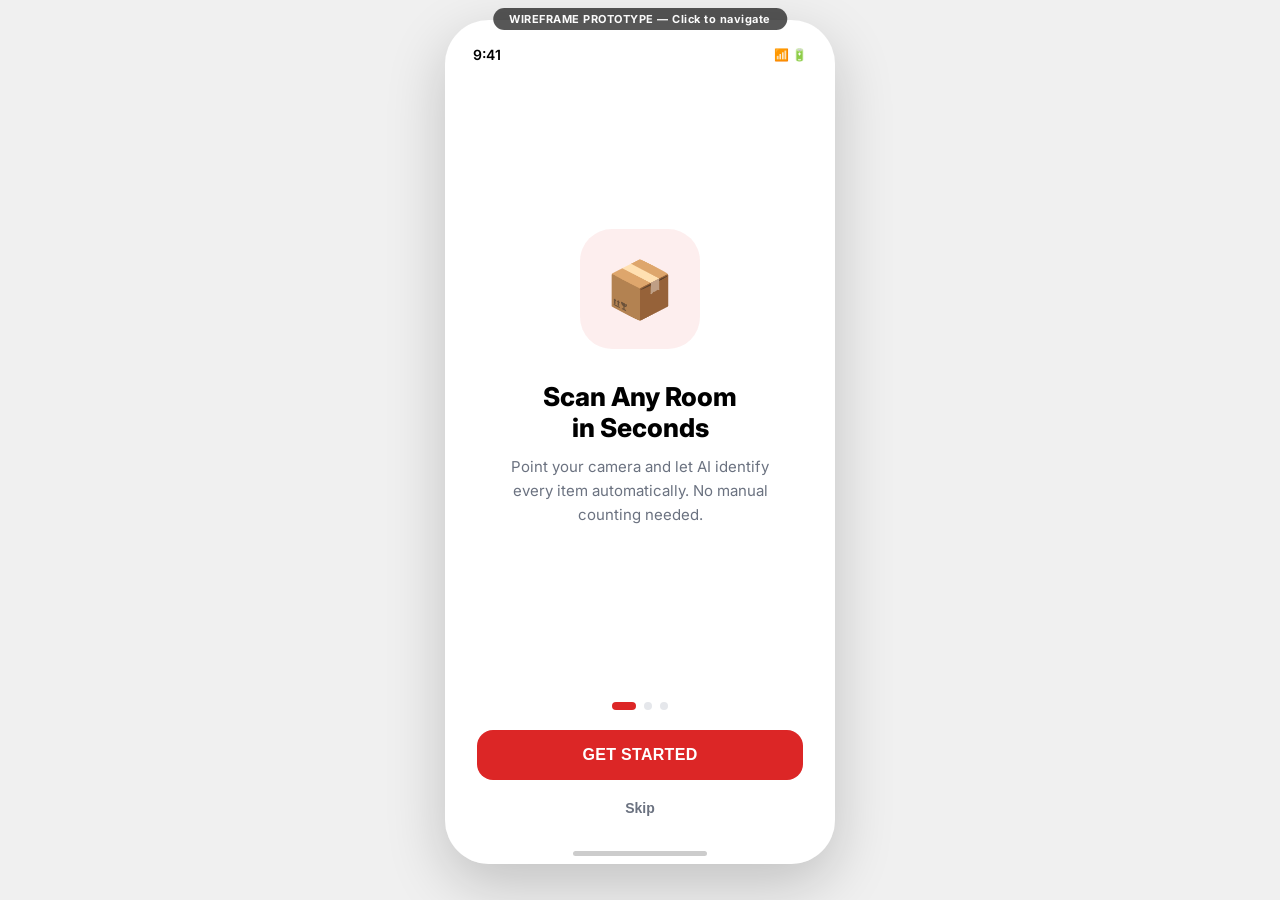
<file: wireframes/index.html>
<!doctype html>
<html lang="en">
  <head>
    <meta charset="UTF-8" />
    <meta
      name="viewport"
      content="width=device-width, initial-scale=1.0, maximum-scale=1.0, user-scalable=no, viewport-fit=cover"
    />
    <title>BundleBox — Wireframe Prototype</title>
    <link rel="preconnect" href="https://fonts.googleapis.com" />
    <link
      href="https://fonts.googleapis.com/css2?family=Inter:wght@400;500;600;700;800;900&display=swap"
      rel="stylesheet"
    />
    <style>
      /* ═══════════════════════════════════════════════════════════════
       BundleBox PWA — Customer-Facing Wireframe Prototype
       Click through screens to see the full flow.
       ═══════════════════════════════════════════════════════════════ */

      * {
        margin: 0;
        padding: 0;
        box-sizing: border-box;
      }

      :root {
        --bg: #ffffff;
        --surface: #f3f4f6;
        --surface2: #e5e7eb;
        --accent: #dc2626;
        --accent-soft: rgba(220, 38, 38, 0.08);
        --green: #16a34a;
        --green-soft: rgba(22, 163, 74, 0.08);
        --blue: #2563eb;
        --blue-soft: rgba(37, 99, 235, 0.08);
        --orange: #f59e0b;
        --text: #111827;
        --text-dim: #6b7280;
        --text-light: #9ca3af;
        --radius: 16px;
        --radius-sm: 10px;
        --shadow-sm: 0 1px 3px rgba(0, 0, 0, 0.06);
        --shadow-md: 0 4px 12px rgba(0, 0, 0, 0.08);
        --shadow-lg: 0 8px 30px rgba(0, 0, 0, 0.12);
      }

      html,
      body {
        height: 100%;
        width: 100%;
        font-family:
          "Inter",
          -apple-system,
          BlinkMacSystemFont,
          sans-serif;
        background: #f0f0f0;
        overflow: hidden;
        -webkit-user-select: none;
        user-select: none;
      }

      /* Phone frame */
      .phone-frame {
        width: 390px;
        height: 844px;
        margin: 20px auto;
        background: var(--bg);
        border-radius: 44px;
        overflow: hidden;
        position: relative;
        box-shadow:
          0 20px 60px rgba(0, 0, 0, 0.2),
          inset 0 0 0 1px rgba(0, 0, 0, 0.1);
      }
      .phone-inner {
        width: 100%;
        height: 100%;
        position: relative;
        overflow: hidden;
      }

      /* Status bar */
      .status-bar {
        height: 54px;
        padding: 14px 28px 0;
        display: flex;
        justify-content: space-between;
        align-items: center;
        font-size: 14px;
        font-weight: 600;
        position: relative;
        z-index: 100;
      }
      .status-bar.dark {
        color: #fff;
      }
      .status-bar.light {
        color: #000;
      }
      .status-icons {
        display: flex;
        gap: 6px;
        font-size: 12px;
      }

      /* Home indicator */
      .home-indicator {
        position: absolute;
        bottom: 8px;
        left: 50%;
        transform: translateX(-50%);
        width: 134px;
        height: 5px;
        background: rgba(0, 0, 0, 0.2);
        border-radius: 100px;
        z-index: 100;
      }

      /* Screens */
      .screen {
        display: none;
        position: absolute;
        top: 0;
        left: 0;
        right: 0;
        bottom: 0;
        flex-direction: column;
      }
      .screen.active {
        display: flex;
      }

      /* Screen transitions */
      .screen {
        animation: fadeIn 0.3s ease;
      }
      @keyframes fadeIn {
        from {
          opacity: 0;
          transform: translateY(8px);
        }
        to {
          opacity: 1;
          transform: translateY(0);
        }
      }

      /* ── SCREEN 1: ONBOARDING ───────────────────────────────── */
      .onboard {
        background: var(--bg);
      }
      .onboard-pages {
        flex: 1;
        position: relative;
        overflow: hidden;
      }
      .onboard-page {
        position: absolute;
        inset: 0;
        display: flex;
        flex-direction: column;
        align-items: center;
        justify-content: center;
        padding: 40px 32px;
        text-align: center;
        transition:
          transform 0.4s ease,
          opacity 0.4s ease;
      }
      .onboard-page.left {
        transform: translateX(-100%);
        opacity: 0;
      }
      .onboard-page.right {
        transform: translateX(100%);
        opacity: 0;
      }
      .onboard-page.center {
        transform: translateX(0);
        opacity: 1;
      }

      .onboard-icon {
        width: 120px;
        height: 120px;
        background: var(--accent-soft);
        border-radius: 32px;
        display: flex;
        align-items: center;
        justify-content: center;
        font-size: 56px;
        margin-bottom: 32px;
      }
      .onboard h2 {
        font-size: 26px;
        font-weight: 800;
        margin-bottom: 12px;
        line-height: 1.2;
      }
      .onboard p {
        font-size: 15px;
        color: var(--text-dim);
        line-height: 1.6;
        max-width: 300px;
      }

      .onboard-footer {
        padding: 20px 32px 40px;
        display: flex;
        flex-direction: column;
        gap: 12px;
      }
      .onboard-dots {
        display: flex;
        justify-content: center;
        gap: 8px;
        margin-bottom: 8px;
      }
      .dot {
        width: 8px;
        height: 8px;
        border-radius: 50%;
        background: var(--surface2);
        transition: all 0.3s;
      }
      .dot.active {
        background: var(--accent);
        width: 24px;
        border-radius: 4px;
      }
      .btn-primary {
        width: 100%;
        padding: 16px;
        background: var(--accent);
        color: #fff;
        border: none;
        border-radius: var(--radius);
        font-size: 16px;
        font-weight: 700;
        cursor: pointer;
        letter-spacing: 0.3px;
      }
      .btn-ghost {
        background: none;
        border: none;
        color: var(--text-dim);
        font-size: 14px;
        font-weight: 600;
        cursor: pointer;
        padding: 8px;
      }

      /* ── SCREEN 2: HOME ─────────────────────────────────────── */
      .home-screen {
        background: var(--bg);
        padding-top: 54px;
      }
      .home-scroll {
        flex: 1;
        overflow-y: auto;
        padding: 0 20px 100px;
      }

      .home-greeting {
        padding: 20px 0 4px;
        font-size: 14px;
        color: var(--text-dim);
        font-weight: 500;
      }
      .home-title {
        font-size: 28px;
        font-weight: 800;
        margin-bottom: 24px;
        line-height: 1.2;
      }
      .home-title span {
        color: var(--accent);
      }

      /* Server status card */
      .status-pill {
        display: inline-flex;
        align-items: center;
        gap: 6px;
        padding: 6px 14px;
        border-radius: 20px;
        font-size: 12px;
        font-weight: 600;
        margin-bottom: 24px;
      }
      .status-pill.connected {
        background: var(--green-soft);
        color: var(--green);
      }
      .status-pill.offline {
        background: var(--accent-soft);
        color: var(--accent);
      }
      .status-dot-sm {
        width: 7px;
        height: 7px;
        border-radius: 50%;
      }
      .status-dot-sm.on {
        background: var(--green);
      }
      .status-dot-sm.off {
        background: var(--accent);
      }

      /* Big scan button */
      .scan-hero-btn {
        width: 100%;
        padding: 24px;
        background: linear-gradient(135deg, #dc2626 0%, #b91c1c 100%);
        color: #fff;
        border: none;
        border-radius: 20px;
        font-size: 18px;
        font-weight: 800;
        cursor: pointer;
        display: flex;
        align-items: center;
        justify-content: center;
        gap: 12px;
        box-shadow: 0 8px 24px rgba(220, 38, 38, 0.3);
        margin-bottom: 32px;
        transition: transform 0.15s;
        letter-spacing: 0.3px;
      }
      .scan-hero-btn:active {
        transform: scale(0.97);
      }
      .scan-hero-icon {
        width: 44px;
        height: 44px;
        background: rgba(255, 255, 255, 0.2);
        border-radius: 12px;
        display: flex;
        align-items: center;
        justify-content: center;
        font-size: 22px;
      }

      /* Feature cards */
      .section-label {
        font-size: 12px;
        font-weight: 700;
        color: var(--text-light);
        text-transform: uppercase;
        letter-spacing: 1px;
        margin-bottom: 12px;
      }
      .feature-grid {
        display: grid;
        grid-template-columns: 1fr 1fr;
        gap: 12px;
        margin-bottom: 28px;
      }
      .feature-card {
        background: var(--surface);
        border-radius: var(--radius-sm);
        padding: 16px;
        cursor: pointer;
        transition: background 0.15s;
      }
      .feature-card:active {
        background: var(--surface2);
      }
      .feature-card .fc-icon {
        font-size: 24px;
        margin-bottom: 8px;
      }
      .feature-card .fc-title {
        font-size: 13px;
        font-weight: 700;
        margin-bottom: 2px;
      }
      .feature-card .fc-desc {
        font-size: 11px;
        color: var(--text-dim);
        line-height: 1.4;
      }

      /* Recent scans */
      .recent-scan {
        display: flex;
        align-items: center;
        gap: 14px;
        padding: 14px 0;
        border-bottom: 1px solid var(--surface);
      }
      .recent-thumb {
        width: 52px;
        height: 52px;
        background: var(--surface);
        border-radius: 12px;
        display: flex;
        align-items: center;
        justify-content: center;
        font-size: 22px;
        flex-shrink: 0;
      }
      .recent-info {
        flex: 1;
      }
      .recent-info .ri-title {
        font-size: 14px;
        font-weight: 600;
      }
      .recent-info .ri-meta {
        font-size: 12px;
        color: var(--text-dim);
        margin-top: 2px;
      }
      .recent-arrow {
        color: var(--text-light);
        font-size: 16px;
      }

      /* Bottom navigation */
      .bottom-nav {
        position: absolute;
        bottom: 0;
        left: 0;
        right: 0;
        height: 84px;
        background: var(--bg);
        border-top: 1px solid var(--surface);
        display: flex;
        justify-content: space-around;
        align-items: flex-start;
        padding-top: 10px;
        z-index: 50;
      }
      .nav-item {
        display: flex;
        flex-direction: column;
        align-items: center;
        gap: 4px;
        background: none;
        border: none;
        font-size: 10px;
        font-weight: 600;
        color: var(--text-dim);
        cursor: pointer;
        padding: 4px 12px;
      }
      .nav-item.active {
        color: var(--accent);
      }
      .nav-item .nav-icon {
        font-size: 22px;
      }

      /* ── SCREEN 3: SETTINGS BOTTOM SHEET ────────────────────── */
      .sheet-overlay {
        position: absolute;
        inset: 0;
        background: rgba(0, 0, 0, 0.4);
        z-index: 60;
        display: none;
        animation: fadeOverlay 0.25s ease;
      }
      .sheet-overlay.active {
        display: block;
      }
      @keyframes fadeOverlay {
        from {
          opacity: 0;
        }
        to {
          opacity: 1;
        }
      }
      .bottom-sheet {
        position: absolute;
        bottom: 0;
        left: 0;
        right: 0;
        background: var(--bg);
        border-radius: 20px 20px 0 0;
        padding: 12px 20px 40px;
        z-index: 70;
        transform: translateY(100%);
        transition: transform 0.35s cubic-bezier(0.32, 0.72, 0, 1);
        max-height: 70%;
        overflow-y: auto;
      }
      .bottom-sheet.open {
        transform: translateY(0);
      }
      .sheet-handle {
        width: 36px;
        height: 5px;
        background: var(--surface2);
        border-radius: 100px;
        margin: 0 auto 16px;
      }
      .sheet-title {
        font-size: 18px;
        font-weight: 800;
        margin-bottom: 20px;
      }
      .setting-row {
        display: flex;
        justify-content: space-between;
        align-items: center;
        padding: 14px 0;
        border-bottom: 1px solid var(--surface);
      }
      .setting-row .sr-label {
        font-size: 14px;
        font-weight: 600;
      }
      .setting-row .sr-desc {
        font-size: 11px;
        color: var(--text-dim);
        margin-top: 2px;
      }
      .setting-row select {
        padding: 8px 12px;
        border-radius: 8px;
        background: var(--surface);
        border: 1px solid var(--surface2);
        font-size: 13px;
        font-weight: 600;
        color: var(--text);
      }

      /* ── SCREEN 4: SCAN ─────────────────────────────────────── */
      .scan-screen {
        background: #000;
      }
      .scan-viewport {
        flex: 1;
        position: relative;
        overflow: hidden;
      }
      .scan-camera-bg {
        position: absolute;
        inset: 0;
        background: linear-gradient(
          145deg,
          #1a1a2e 0%,
          #16213e 50%,
          #0f3460 100%
        );
        display: flex;
        align-items: center;
        justify-content: center;
      }
      .camera-placeholder {
        text-align: center;
        color: rgba(255, 255, 255, 0.3);
        font-size: 14px;
      }
      .camera-placeholder .cp-icon {
        font-size: 48px;
        margin-bottom: 12px;
      }

      /* Scan header overlay */
      .scan-top {
        position: absolute;
        top: 54px;
        left: 0;
        right: 0;
        padding: 8px 16px;
        display: flex;
        justify-content: space-between;
        align-items: center;
        z-index: 10;
      }
      .rec-pill {
        display: flex;
        align-items: center;
        gap: 6px;
        background: rgba(0, 0, 0, 0.5);
        backdrop-filter: blur(10px);
        -webkit-backdrop-filter: blur(10px);
        padding: 6px 14px;
        border-radius: 20px;
        color: #fff;
        font-size: 13px;
        font-weight: 700;
      }
      .rec-dot-live {
        width: 8px;
        height: 8px;
        border-radius: 50%;
        background: #ef4444;
        animation: pulse 1.5s infinite;
      }
      @keyframes pulse {
        0%,
        100% {
          opacity: 1;
        }
        50% {
          opacity: 0.4;
        }
      }
      .speed-pill {
        background: rgba(0, 0, 0, 0.5);
        backdrop-filter: blur(10px);
        -webkit-backdrop-filter: blur(10px);
        padding: 6px 12px;
        border-radius: 20px;
        color: #fff;
        font-size: 11px;
        font-weight: 700;
        font-family: "SF Mono", "Menlo", monospace;
      }
      .count-pill {
        background: rgba(220, 38, 38, 0.85);
        backdrop-filter: blur(10px);
        -webkit-backdrop-filter: blur(10px);
        padding: 6px 14px;
        border-radius: 20px;
        color: #fff;
        font-size: 13px;
        font-weight: 700;
      }

      /* Fake bounding boxes */
      .fake-box {
        position: absolute;
        border: 2px solid;
        border-radius: 4px;
        z-index: 5;
      }
      .fake-label {
        position: absolute;
        top: -1px;
        left: -1px;
        padding: 2px 8px;
        font-size: 10px;
        font-weight: 700;
        color: #fff;
        border-radius: 0 0 6px 0;
      }

      /* Floating bubbles */
      .scan-bubbles {
        position: absolute;
        bottom: 100px;
        left: 16px;
        z-index: 8;
        width: 160px;
      }
      .fake-bubble {
        background: rgba(0, 0, 0, 0.55);
        backdrop-filter: blur(6px);
        -webkit-backdrop-filter: blur(6px);
        border: 1px solid rgba(255, 255, 255, 0.15);
        border-radius: 16px;
        padding: 5px 14px;
        font-size: 12px;
        font-weight: 600;
        color: #fff;
        white-space: nowrap;
        margin-bottom: 6px;
        animation: bubbleUp 3s ease-out forwards;
        position: relative;
      }
      @keyframes bubbleUp {
        0% {
          opacity: 0;
          transform: translateY(10px) scale(0.8);
        }
        10% {
          opacity: 1;
          transform: translateY(0) scale(1);
        }
        70% {
          opacity: 0.9;
        }
        100% {
          opacity: 0;
          transform: translateY(-40px) scale(0.9);
        }
      }

      /* Right side controls */
      .scan-side-controls {
        position: absolute;
        bottom: 100px;
        right: 16px;
        z-index: 10;
        display: flex;
        flex-direction: column;
        align-items: center;
        gap: 12px;
      }
      .side-btn {
        width: 44px;
        height: 44px;
        background: rgba(0, 0, 0, 0.5);
        backdrop-filter: blur(10px);
        -webkit-backdrop-filter: blur(10px);
        border: 1px solid rgba(255, 255, 255, 0.15);
        border-radius: 50%;
        display: flex;
        align-items: center;
        justify-content: center;
        font-size: 18px;
        color: #fff;
        cursor: pointer;
      }
      .side-label {
        font-size: 9px;
        color: rgba(255, 255, 255, 0.6);
        text-align: center;
        margin-top: -6px;
        font-weight: 600;
      }

      /* Scan bottom bar */
      .scan-bottom {
        position: absolute;
        bottom: 0;
        left: 0;
        right: 0;
        padding: 12px 20px 36px;
        background: linear-gradient(
          0deg,
          rgba(0, 0, 0, 0.85) 0%,
          transparent 100%
        );
        display: flex;
        justify-content: center;
        align-items: center;
        gap: 20px;
        z-index: 10;
      }
      .scan-action-btn {
        padding: 14px 32px;
        border: none;
        border-radius: 28px;
        font-size: 15px;
        font-weight: 700;
        cursor: pointer;
        display: flex;
        align-items: center;
        gap: 8px;
      }
      .scan-action-btn.secondary {
        background: rgba(255, 255, 255, 0.15);
        border: 1px solid rgba(255, 255, 255, 0.3);
        color: #fff;
      }
      .scan-action-btn.primary {
        background: var(--green);
        color: #fff;
        box-shadow: 0 4px 12px rgba(22, 163, 74, 0.3);
      }

      /* Scanning line */
      .scanline {
        position: absolute;
        top: 30%;
        left: 0;
        right: 0;
        height: 2px;
        background: linear-gradient(
          90deg,
          transparent,
          var(--accent),
          transparent
        );
        z-index: 4;
        opacity: 0.7;
      }

      /* ── SCREEN 5: RESULTS ──────────────────────────────────── */
      .results-screen {
        background: var(--bg);
        padding-top: 0;
      }
      .results-scroll {
        flex: 1;
        overflow-y: auto;
        padding-bottom: 100px;
      }

      .results-nav {
        position: sticky;
        top: 0;
        z-index: 50;
        background: var(--bg);
        padding: 60px 20px 12px;
        display: flex;
        justify-content: space-between;
        align-items: center;
        border-bottom: 1px solid var(--surface);
      }
      .results-nav .rn-back {
        background: none;
        border: none;
        font-size: 14px;
        font-weight: 600;
        color: var(--accent);
        cursor: pointer;
      }
      .results-nav .rn-title {
        font-size: 16px;
        font-weight: 800;
      }
      .results-nav .rn-share {
        background: none;
        border: none;
        font-size: 20px;
        cursor: pointer;
      }

      /* Stats bar */
      .results-stats-bar {
        display: flex;
        gap: 1px;
        background: var(--surface);
        margin: 0;
      }
      .stat-cell {
        flex: 1;
        padding: 14px 12px;
        text-align: center;
        background: var(--bg);
      }
      .stat-cell .sc-val {
        font-size: 22px;
        font-weight: 800;
        color: var(--text);
      }
      .stat-cell .sc-label {
        font-size: 10px;
        font-weight: 600;
        color: var(--text-dim);
        text-transform: uppercase;
        letter-spacing: 0.5px;
        margin-top: 2px;
      }

      /* Category sections */
      .cat-section {
        padding: 16px 20px 4px;
      }
      .cat-header {
        display: flex;
        justify-content: space-between;
        align-items: center;
        margin-bottom: 12px;
      }
      .cat-title {
        font-size: 13px;
        font-weight: 700;
        text-transform: uppercase;
        letter-spacing: 0.5px;
        color: var(--text-dim);
      }
      .cat-count {
        font-size: 12px;
        font-weight: 700;
        background: var(--surface);
        padding: 3px 10px;
        border-radius: 10px;
        color: var(--text-dim);
      }

      /* Inventory item cards */
      .inv-card {
        display: flex;
        align-items: center;
        gap: 14px;
        padding: 12px 14px;
        background: var(--surface);
        border-radius: var(--radius-sm);
        margin-bottom: 8px;
      }
      .inv-card .ic-icon {
        width: 42px;
        height: 42px;
        background: var(--bg);
        border-radius: 10px;
        display: flex;
        align-items: center;
        justify-content: center;
        font-size: 20px;
        flex-shrink: 0;
      }
      .inv-card .ic-info {
        flex: 1;
      }
      .inv-card .ic-name {
        font-size: 14px;
        font-weight: 600;
      }
      .inv-card .ic-detail {
        font-size: 11px;
        color: var(--text-dim);
        margin-top: 2px;
      }
      .inv-card .ic-qty {
        font-size: 16px;
        font-weight: 800;
        color: var(--accent);
        min-width: 24px;
        text-align: center;
      }

      /* Powered by */
      .powered-by {
        text-align: center;
        padding: 20px;
        font-size: 11px;
        color: var(--text-light);
      }
      .powered-by span {
        font-weight: 700;
      }

      /* Results bottom actions */
      .results-bottom {
        position: absolute;
        bottom: 0;
        left: 0;
        right: 0;
        padding: 12px 20px 36px;
        background: var(--bg);
        border-top: 1px solid var(--surface);
        display: flex;
        gap: 10px;
      }
      .results-bottom .rb-btn {
        flex: 1;
        padding: 14px;
        border-radius: var(--radius-sm);
        font-size: 14px;
        font-weight: 700;
        cursor: pointer;
        border: none;
        display: flex;
        align-items: center;
        justify-content: center;
        gap: 6px;
      }
      .rb-btn.primary {
        background: var(--accent);
        color: #fff;
      }
      .rb-btn.outline {
        background: none;
        color: var(--text);
        border: 1.5px solid var(--surface2);
      }

      /* ── SCREEN 6: HISTORY ──────────────────────────────────── */
      .history-screen {
        background: var(--bg);
        padding-top: 54px;
      }
      .history-scroll {
        flex: 1;
        overflow-y: auto;
        padding: 0 20px 100px;
      }
      .history-title {
        font-size: 28px;
        font-weight: 800;
        padding: 20px 0 16px;
      }

      .history-card {
        background: var(--surface);
        border-radius: var(--radius);
        padding: 16px;
        margin-bottom: 12px;
        cursor: pointer;
        transition: background 0.15s;
      }
      .history-card:active {
        background: var(--surface2);
      }
      .hc-top {
        display: flex;
        justify-content: space-between;
        align-items: flex-start;
        margin-bottom: 8px;
      }
      .hc-room {
        font-size: 15px;
        font-weight: 700;
      }
      .hc-date {
        font-size: 11px;
        color: var(--text-dim);
      }
      .hc-stats {
        display: flex;
        gap: 16px;
      }
      .hc-stat {
        font-size: 12px;
        color: var(--text-dim);
      }
      .hc-stat strong {
        color: var(--text);
        font-weight: 700;
      }

      .history-empty {
        text-align: center;
        padding: 60px 20px;
        color: var(--text-dim);
      }
      .history-empty .he-icon {
        font-size: 48px;
        margin-bottom: 16px;
      }
      .history-empty p {
        font-size: 14px;
        line-height: 1.6;
      }

      /* ── Nav label ──────────────────────────────────────────── */
      .proto-label {
        position: fixed;
        top: 8px;
        left: 50%;
        transform: translateX(-50%);
        background: #111;
        color: #fff;
        padding: 4px 16px;
        border-radius: 20px;
        font-size: 11px;
        font-weight: 700;
        z-index: 1000;
        letter-spacing: 0.5px;
        opacity: 0.7;
      }
    </style>
  </head>
  <body>
    <div class="proto-label">WIREFRAME PROTOTYPE — Click to navigate</div>

    <div class="phone-frame">
      <div class="phone-inner">
        <!-- ════════════════════════════════════════════════════════
         SCREEN 1: ONBOARDING
         ════════════════════════════════════════════════════════ -->
        <div id="scr-onboard" class="screen onboard active">
          <div class="status-bar light">
            <span>9:41</span><span class="status-icons">📶 🔋</span>
          </div>
          <div class="onboard-pages">
            <div class="onboard-page center" id="ob-page-1">
              <div class="onboard-icon">📦</div>
              <h2>Scan Any Room<br />in Seconds</h2>
              <p>
                Point your camera and let AI identify every item automatically.
                No manual counting needed.
              </p>
            </div>
            <div class="onboard-page right" id="ob-page-2">
              <div class="onboard-icon" style="background: var(--green-soft)">
                🤖
              </div>
              <h2>AI-Powered<br />Inventory</h2>
              <p>
                Florence-2 detects objects in real-time. Gemini 2.0 Flash builds
                your complete, verified inventory list.
              </p>
            </div>
            <div class="onboard-page right" id="ob-page-3">
              <div class="onboard-icon" style="background: var(--blue-soft)">
                📋
              </div>
              <h2>Share &amp;<br />Export</h2>
              <p>
                Download itemized reports, share with your team, or export to
                your moving management system.
              </p>
            </div>
          </div>
          <div class="onboard-footer">
            <div class="onboard-dots">
              <div class="dot active" id="dot-1"></div>
              <div class="dot" id="dot-2"></div>
              <div class="dot" id="dot-3"></div>
            </div>
            <button class="btn-primary" id="ob-next" onclick="nextOnboard()">
              GET STARTED
            </button>
            <button class="btn-ghost" onclick="showScreen('scr-home')">
              Skip
            </button>
          </div>
          <div class="home-indicator"></div>
        </div>

        <!-- ════════════════════════════════════════════════════════
         SCREEN 2: HOME
         ════════════════════════════════════════════════════════ -->
        <div id="scr-home" class="screen home-screen">
          <div class="status-bar light">
            <span>9:41</span><span class="status-icons">📶 🔋</span>
          </div>
          <div class="home-scroll">
            <div class="home-greeting">Good morning 👋</div>
            <div class="home-title">Bundle<span>Box</span></div>

            <div class="status-pill connected">
              <div class="status-dot-sm on"></div>
              Server Connected · CUDA T4
            </div>

            <button class="scan-hero-btn" onclick="showScreen('scr-scan')">
              <div class="scan-hero-icon">📷</div>
              <div>
                <div>START ROOM SCAN</div>
                <div
                  style="
                    font-size: 12px;
                    font-weight: 500;
                    opacity: 0.8;
                    margin-top: 2px;
                  "
                >
                  AI-powered detection in real-time
                </div>
              </div>
            </button>

            <div class="section-label">Capabilities</div>
            <div class="feature-grid">
              <div class="feature-card">
                <div class="fc-icon">🔍</div>
                <div class="fc-title">Live Detection</div>
                <div class="fc-desc">
                  Real-time object detection with Florence-2
                </div>
              </div>
              <div class="feature-card">
                <div class="fc-icon">🧠</div>
                <div class="fc-title">Smart Inventory</div>
                <div class="fc-desc">
                  Gemini 2.0 Flash builds verified lists
                </div>
              </div>
              <div class="feature-card" onclick="showSheet()">
                <div class="fc-icon">⚙️</div>
                <div class="fc-title">Settings</div>
                <div class="fc-desc">Resolution, task type, segmentation</div>
              </div>
              <div class="feature-card" onclick="showScreen('scr-history')">
                <div class="fc-icon">📊</div>
                <div class="fc-title">History</div>
                <div class="fc-desc">View past scans and reports</div>
              </div>
            </div>

            <div class="section-label">Recent Scans</div>
            <div class="recent-scan" onclick="showScreen('scr-results')">
              <div class="recent-thumb">🛋</div>
              <div class="recent-info">
                <div class="ri-title">Living Room</div>
                <div class="ri-meta">27 items · 2 min ago</div>
              </div>
              <div class="recent-arrow">›</div>
            </div>
            <div class="recent-scan">
              <div class="recent-thumb">🍳</div>
              <div class="recent-info">
                <div class="ri-title">Kitchen</div>
                <div class="ri-meta">34 items · 1 hr ago</div>
              </div>
              <div class="recent-arrow">›</div>
            </div>
            <div class="recent-scan">
              <div class="recent-thumb">🛏</div>
              <div class="recent-info">
                <div class="ri-title">Master Bedroom</div>
                <div class="ri-meta">19 items · Yesterday</div>
              </div>
              <div class="recent-arrow">›</div>
            </div>
          </div>

          <!-- Bottom Nav -->
          <div class="bottom-nav">
            <button class="nav-item active">
              <span class="nav-icon">🏠</span>Home
            </button>
            <button class="nav-item" onclick="showScreen('scr-scan')">
              <span class="nav-icon">📷</span>Scan
            </button>
            <button class="nav-item" onclick="showScreen('scr-history')">
              <span class="nav-icon">📋</span>History
            </button>
            <button class="nav-item" onclick="showSheet()">
              <span class="nav-icon">⚙️</span>Settings
            </button>
          </div>

          <!-- Settings Bottom Sheet -->
          <div
            class="sheet-overlay"
            id="sheet-overlay"
            onclick="hideSheet()"
          ></div>
          <div class="bottom-sheet" id="settings-sheet">
            <div class="sheet-handle"></div>
            <div class="sheet-title">Settings</div>

            <div class="setting-row">
              <div>
                <div class="sr-label">Detection Task</div>
                <div class="sr-desc">What the model looks for</div>
              </div>
              <select>
                <option>Object Detection</option>
                <option>Dense Caption</option>
              </select>
            </div>
            <div class="setting-row">
              <div>
                <div class="sr-label">Inference Resolution</div>
                <div class="sr-desc">Higher = more accurate, slower</div>
              </div>
              <select>
                <option>320p Fastest</option>
                <option>480p Balanced</option>
                <option selected>640p Best</option>
              </select>
            </div>
            <div class="setting-row">
              <div>
                <div class="sr-label">Draw Style</div>
                <div class="sr-desc">How detections are displayed</div>
              </div>
              <select>
                <option selected>Bounding Boxes</option>
                <option>Filled Overlay</option>
                <option>Masks Only</option>
              </select>
            </div>
            <div class="setting-row">
              <div>
                <div class="sr-label">Segmentation</div>
                <div class="sr-desc">Precise object outlines</div>
              </div>
              <select>
                <option>None</option>
                <option>MobileSAM</option>
              </select>
            </div>
            <div class="setting-row">
              <div>
                <div class="sr-label">Scan Duration</div>
                <div class="sr-desc">Max recording time</div>
              </div>
              <select>
                <option>30 seconds</option>
                <option selected>60 seconds</option>
                <option>2 minutes</option>
                <option>5 minutes</option>
              </select>
            </div>
          </div>

          <div class="home-indicator"></div>
        </div>

        <!-- ════════════════════════════════════════════════════════
         SCREEN 3: SCAN (Camera Active)
         ════════════════════════════════════════════════════════ -->
        <div id="scr-scan" class="screen scan-screen">
          <div class="status-bar dark">
            <span>9:42</span><span class="status-icons">📶 🔋</span>
          </div>
          <div class="scan-viewport">
            <div class="scan-camera-bg">
              <div class="camera-placeholder">
                <div class="cp-icon">📷</div>
                Live camera feed here
              </div>
            </div>

            <!-- Scan line -->
            <div class="scanline"></div>

            <!-- Fake bounding boxes -->
            <div
              class="fake-box"
              style="
                top: 28%;
                left: 15%;
                width: 30%;
                height: 22%;
                border-color: #ff0000;
              "
            >
              <div class="fake-label" style="background: #ff0000">sofa</div>
            </div>
            <div
              class="fake-box"
              style="
                top: 25%;
                left: 55%;
                width: 18%;
                height: 15%;
                border-color: #00ff00;
              "
            >
              <div class="fake-label" style="background: #00ff00; color: #000">
                monitor
              </div>
            </div>
            <div
              class="fake-box"
              style="
                top: 55%;
                left: 60%;
                width: 12%;
                height: 18%;
                border-color: #0000ff;
              "
            >
              <div class="fake-label" style="background: #0000ff">chair</div>
            </div>
            <div
              class="fake-box"
              style="
                top: 50%;
                left: 20%;
                width: 10%;
                height: 10%;
                border-color: #ffff00;
              "
            >
              <div class="fake-label" style="background: #ffff00; color: #000">
                cup
              </div>
            </div>

            <!-- Top overlay -->
            <div class="scan-top">
              <div class="rec-pill">
                <div class="rec-dot-live"></div>
                0:42
              </div>
              <div class="speed-pill">⚡ 87ms</div>
              <div class="count-pill">12 items</div>
            </div>

            <!-- Floating bubbles (left) -->
            <div class="scan-bubbles">
              <div class="fake-bubble" style="animation-delay: 0s">📦 sofa</div>
              <div class="fake-bubble" style="animation-delay: 0.3s">
                🖥 monitor
              </div>
              <div class="fake-bubble" style="animation-delay: 0.6s">
                🪑 chair
              </div>
              <div class="fake-bubble" style="animation-delay: 0.9s">
                ☕ cup
              </div>
            </div>

            <!-- Side controls (right) -->
            <div class="scan-side-controls">
              <button class="side-btn">🔦</button>
              <div class="side-label">Torch</div>
              <button class="side-btn">🔍</button>
              <div class="side-label">1.0x</div>
              <button class="side-btn">⚙️</button>
              <div class="side-label">Mode</div>
            </div>
          </div>

          <!-- Bottom scan controls -->
          <div class="scan-bottom">
            <button class="scan-action-btn secondary">⏸ Pause</button>
            <button
              class="scan-action-btn primary"
              onclick="showScreen('scr-results')"
            >
              ✓ Done
            </button>
          </div>
          <div class="home-indicator" style="bottom: 4px"></div>
        </div>

        <!-- ════════════════════════════════════════════════════════
         SCREEN 4: RESULTS
         ════════════════════════════════════════════════════════ -->
        <div id="scr-results" class="screen results-screen">
          <div class="results-scroll">
            <div class="results-nav">
              <button class="rn-back" onclick="showScreen('scr-home')">
                ← Back
              </button>
              <div class="rn-title">Scan Results</div>
              <button class="rn-share">📤</button>
            </div>

            <!-- Stats -->
            <div class="results-stats-bar">
              <div class="stat-cell">
                <div class="sc-val">27</div>
                <div class="sc-label">Items</div>
              </div>
              <div class="stat-cell">
                <div class="sc-val">0:42</div>
                <div class="sc-label">Duration</div>
              </div>
              <div class="stat-cell">
                <div class="sc-val">87ms</div>
                <div class="sc-label">Avg Speed</div>
              </div>
            </div>

            <!-- Category: Furniture -->
            <div class="cat-section">
              <div class="cat-header">
                <div class="cat-title">🛋 Furniture</div>
                <div class="cat-count">8 items</div>
              </div>
              <div class="inv-card">
                <div class="ic-icon">🛋</div>
                <div class="ic-info">
                  <div class="ic-name">Sofa</div>
                  <div class="ic-detail">Large · Gray fabric</div>
                </div>
                <div class="ic-qty">1</div>
              </div>
              <div class="inv-card">
                <div class="ic-icon">🪑</div>
                <div class="ic-info">
                  <div class="ic-name">Office Chair</div>
                  <div class="ic-detail">Medium · Black</div>
                </div>
                <div class="ic-qty">2</div>
              </div>
              <div class="inv-card">
                <div class="ic-icon">🗄</div>
                <div class="ic-info">
                  <div class="ic-name">Bookshelf</div>
                  <div class="ic-detail">Large · Wood</div>
                </div>
                <div class="ic-qty">1</div>
              </div>
              <div class="inv-card">
                <div class="ic-icon">🪟</div>
                <div class="ic-info">
                  <div class="ic-name">Coffee Table</div>
                  <div class="ic-detail">Medium · Glass top</div>
                </div>
                <div class="ic-qty">1</div>
              </div>
            </div>

            <!-- Category: Electronics -->
            <div class="cat-section">
              <div class="cat-header">
                <div class="cat-title">💻 Electronics</div>
                <div class="cat-count">5 items</div>
              </div>
              <div class="inv-card">
                <div class="ic-icon">🖥</div>
                <div class="ic-info">
                  <div class="ic-name">Monitor</div>
                  <div class="ic-detail">Medium · 27" Dell</div>
                </div>
                <div class="ic-qty">2</div>
              </div>
              <div class="inv-card">
                <div class="ic-icon">💻</div>
                <div class="ic-info">
                  <div class="ic-name">Laptop</div>
                  <div class="ic-detail">Medium · MacBook</div>
                </div>
                <div class="ic-qty">1</div>
              </div>
              <div class="inv-card">
                <div class="ic-icon">⌨️</div>
                <div class="ic-info">
                  <div class="ic-name">Keyboard</div>
                  <div class="ic-detail">Small · Wireless</div>
                </div>
                <div class="ic-qty">1</div>
              </div>
            </div>

            <!-- Category: Other -->
            <div class="cat-section">
              <div class="cat-header">
                <div class="cat-title">📦 Other Items</div>
                <div class="cat-count">14 items</div>
              </div>
              <div class="inv-card">
                <div class="ic-icon">☕</div>
                <div class="ic-info">
                  <div class="ic-name">Coffee Mug</div>
                  <div class="ic-detail">Small · White ceramic</div>
                </div>
                <div class="ic-qty">3</div>
              </div>
              <div class="inv-card">
                <div class="ic-icon">📚</div>
                <div class="ic-info">
                  <div class="ic-name">Books</div>
                  <div class="ic-detail">Small · Various</div>
                </div>
                <div class="ic-qty">8</div>
              </div>
              <div class="inv-card">
                <div class="ic-icon">🎒</div>
                <div class="ic-info">
                  <div class="ic-name">Backpack</div>
                  <div class="ic-detail">Medium · Black</div>
                </div>
                <div class="ic-qty">1</div>
              </div>
            </div>

            <div class="powered-by">
              Detected by <span>Florence-2</span> · Verified by
              <span>Gemini 2.0 Flash</span>
            </div>
          </div>

          <!-- Bottom actions -->
          <div class="results-bottom">
            <button class="rb-btn primary" onclick="showScreen('scr-scan')">
              Scan Again
            </button>
            <button class="rb-btn outline">Export PDF</button>
          </div>
          <div class="home-indicator"></div>
        </div>

        <!-- ════════════════════════════════════════════════════════
         SCREEN 5: HISTORY
         ════════════════════════════════════════════════════════ -->
        <div id="scr-history" class="screen history-screen">
          <div class="status-bar light">
            <span>9:41</span><span class="status-icons">📶 🔋</span>
          </div>
          <div class="history-scroll">
            <div class="history-title">Scan History</div>

            <div class="history-card" onclick="showScreen('scr-results')">
              <div class="hc-top">
                <div class="hc-room">🛋 Living Room</div>
                <div class="hc-date">2 min ago</div>
              </div>
              <div class="hc-stats">
                <div class="hc-stat"><strong>27</strong> items</div>
                <div class="hc-stat"><strong>0:42</strong> duration</div>
                <div class="hc-stat"><strong>87ms</strong> avg</div>
              </div>
            </div>

            <div class="history-card">
              <div class="hc-top">
                <div class="hc-room">🍳 Kitchen</div>
                <div class="hc-date">1 hr ago</div>
              </div>
              <div class="hc-stats">
                <div class="hc-stat"><strong>34</strong> items</div>
                <div class="hc-stat"><strong>1:15</strong> duration</div>
                <div class="hc-stat"><strong>92ms</strong> avg</div>
              </div>
            </div>

            <div class="history-card">
              <div class="hc-top">
                <div class="hc-room">🛏 Master Bedroom</div>
                <div class="hc-date">Yesterday</div>
              </div>
              <div class="hc-stats">
                <div class="hc-stat"><strong>19</strong> items</div>
                <div class="hc-stat"><strong>0:38</strong> duration</div>
                <div class="hc-stat"><strong>85ms</strong> avg</div>
              </div>
            </div>

            <div class="history-card">
              <div class="hc-top">
                <div class="hc-room">🚿 Bathroom</div>
                <div class="hc-date">2 days ago</div>
              </div>
              <div class="hc-stats">
                <div class="hc-stat"><strong>12</strong> items</div>
                <div class="hc-stat"><strong>0:25</strong> duration</div>
                <div class="hc-stat"><strong>79ms</strong> avg</div>
              </div>
            </div>

            <div class="history-card">
              <div class="hc-top">
                <div class="hc-room">🏢 Home Office</div>
                <div class="hc-date">3 days ago</div>
              </div>
              <div class="hc-stats">
                <div class="hc-stat"><strong>22</strong> items</div>
                <div class="hc-stat"><strong>0:55</strong> duration</div>
                <div class="hc-stat"><strong>90ms</strong> avg</div>
              </div>
            </div>
          </div>

          <!-- Bottom Nav -->
          <div class="bottom-nav">
            <button class="nav-item" onclick="showScreen('scr-home')">
              <span class="nav-icon">🏠</span>Home
            </button>
            <button class="nav-item" onclick="showScreen('scr-scan')">
              <span class="nav-icon">📷</span>Scan
            </button>
            <button class="nav-item active">
              <span class="nav-icon">📋</span>History
            </button>
            <button class="nav-item" onclick="showSheet()">
              <span class="nav-icon">⚙️</span>Settings
            </button>
          </div>
          <div class="home-indicator"></div>
        </div>
      </div>
    </div>

    <script>
      // ── Screen Navigation ──────────────────────────────────────
      function showScreen(id) {
        document
          .querySelectorAll(".screen")
          .forEach((s) => s.classList.remove("active"));
        document.getElementById(id).classList.add("active");
        hideSheet();
      }

      // ── Onboarding ─────────────────────────────────────────────
      let obPage = 1;
      function nextOnboard() {
        if (obPage >= 3) {
          showScreen("scr-home");
          return;
        }
        obPage++;
        updateOnboard();
      }
      function updateOnboard() {
        ["ob-page-1", "ob-page-2", "ob-page-3"].forEach((id, i) => {
          const el = document.getElementById(id);
          const page = i + 1;
          el.className =
            "onboard-page " +
            (page < obPage ? "left" : page === obPage ? "center" : "right");
        });
        ["dot-1", "dot-2", "dot-3"].forEach((id, i) => {
          document.getElementById(id).className =
            "dot" + (i + 1 === obPage ? " active" : "");
        });
        document.getElementById("ob-next").textContent =
          obPage === 3 ? "GET STARTED" : "NEXT";
      }

      // ── Bottom Sheet ───────────────────────────────────────────
      function showSheet() {
        document.getElementById("sheet-overlay").classList.add("active");
        document.getElementById("settings-sheet").classList.add("open");
      }
      function hideSheet() {
        document.getElementById("sheet-overlay")?.classList.remove("active");
        document.getElementById("settings-sheet")?.classList.remove("open");
      }
    </script>
  </body>
</html>
</file>
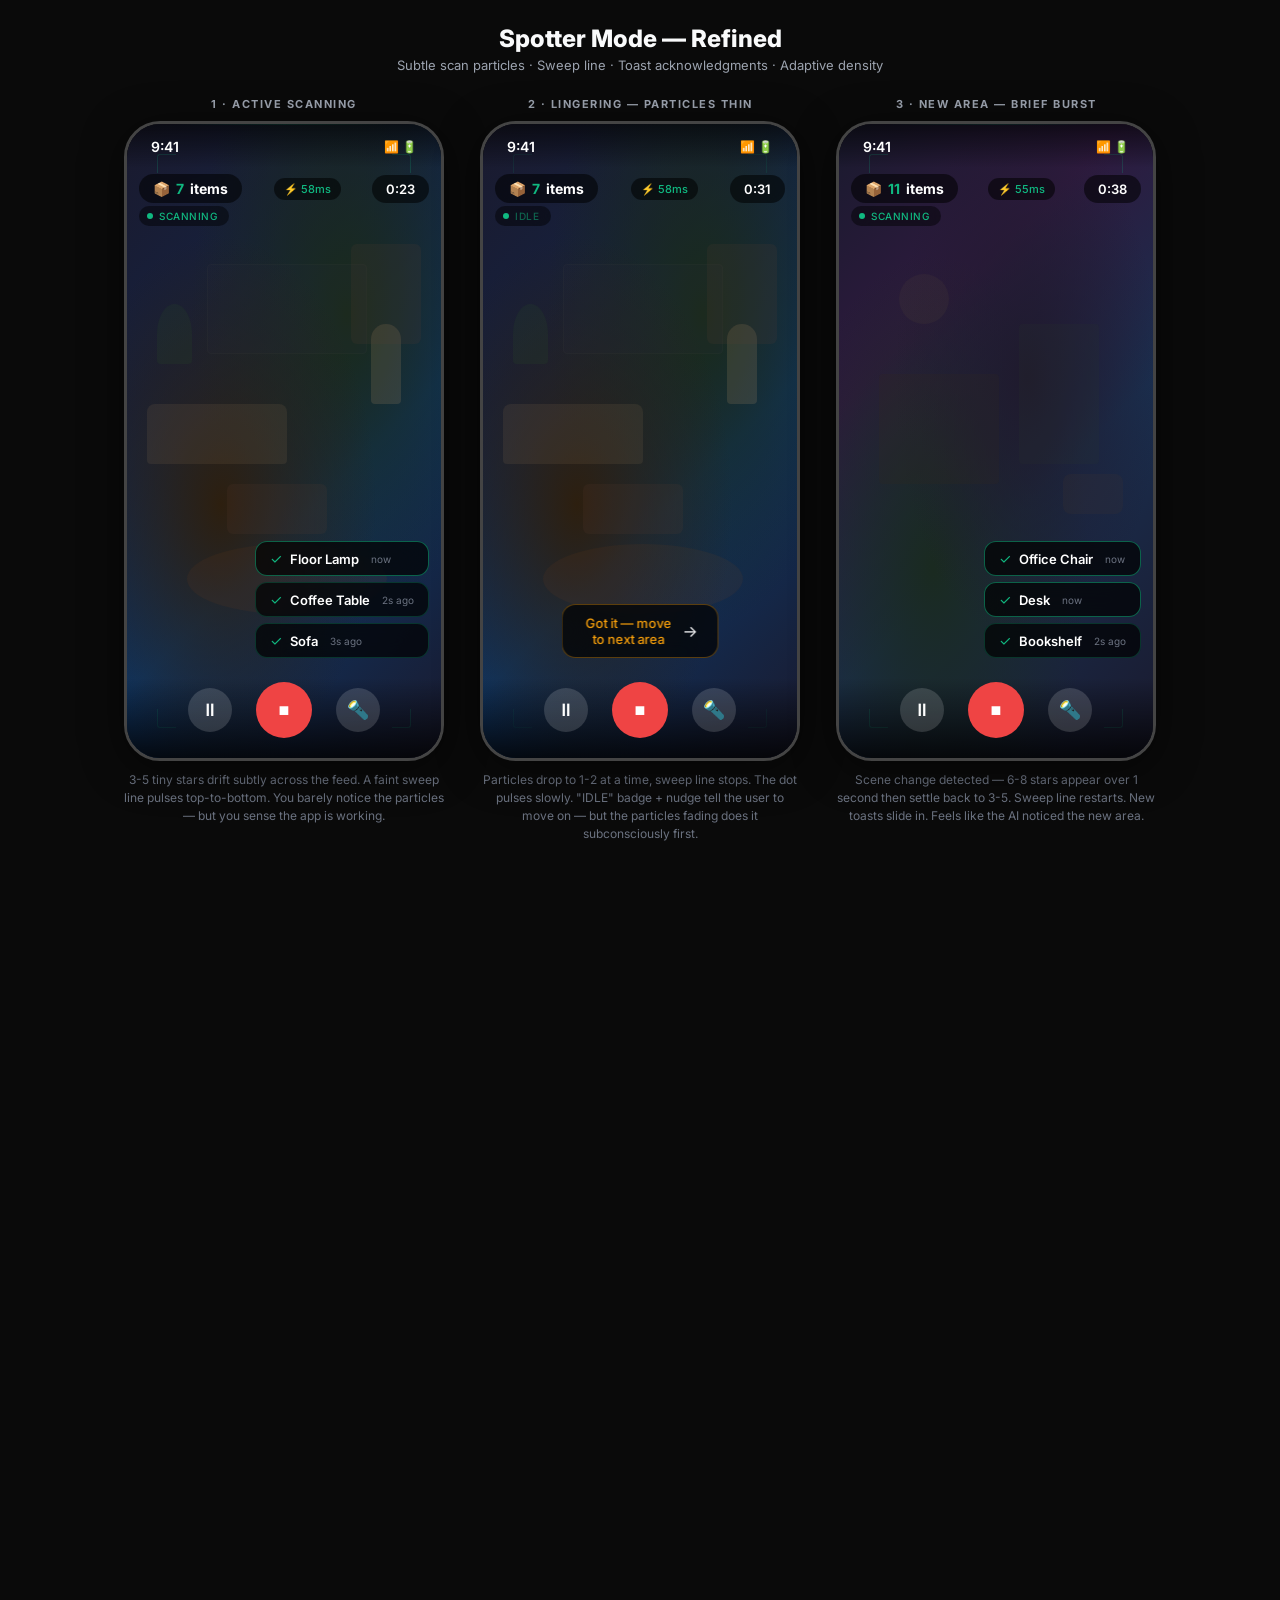
<file: wireframes/spotter-refined.html>
<!doctype html>
<html lang="en">
  <head>
    <meta charset="UTF-8" />
    <meta
      name="viewport"
      content="width=device-width, initial-scale=1.0, maximum-scale=1.0, user-scalable=no"
    />
    <title>BundleBox — Spotter Mode (Refined)</title>
    <link
      href="https://fonts.googleapis.com/css2?family=Inter:wght@400;500;600;700;800;900&display=swap"
      rel="stylesheet"
    />
    <style>
      * {
        margin: 0;
        padding: 0;
        box-sizing: border-box;
      }
      :root {
        --bg: #0a0a0a;
        --surface: #1a1a1a;
        --accent: #10b981;
        --red: #ef4444;
        --orange: #f59e0b;
        --text: #f9fafb;
        --text-dim: #9ca3af;
        --text-light: #6b7280;
      }
      html,
      body {
        height: 100%;
        font-family: "Inter", system-ui, sans-serif;
        background: var(--bg);
        color: var(--text);
        overflow-x: hidden;
      }

      h1 {
        text-align: center;
        font:
          800 24px "Inter",
          sans-serif;
        margin: 24px 0 4px;
      }
      .subtitle {
        text-align: center;
        font:
          400 13px "Inter",
          sans-serif;
        color: var(--text-dim);
        margin-bottom: 24px;
      }

      .phone-row {
        display: flex;
        flex-wrap: wrap;
        justify-content: center;
        gap: 36px;
        padding: 0 16px 40px;
      }
      .phone-col {
        text-align: center;
      }
      .phone-col h3 {
        color: var(--text-dim);
        font-size: 11px;
        text-transform: uppercase;
        letter-spacing: 1.5px;
        margin-bottom: 10px;
      }
      .phone-col .desc {
        max-width: 320px;
        font:
          400 12px/1.5 "Inter",
          sans-serif;
        color: var(--text-light);
        margin-top: 10px;
      }

      .phone {
        width: 320px;
        height: 640px;
        border-radius: 36px;
        border: 3px solid #444;
        background: #000;
        position: relative;
        overflow: hidden;
        box-shadow: 0 8px 40px rgba(0, 0, 0, 0.5);
      }

      .camera-feed {
        position: absolute;
        inset: 0;
        background:
          radial-gradient(ellipse at 30% 60%, #2d1f0f 0%, transparent 50%),
          radial-gradient(ellipse at 70% 30%, #1a2a1a 0%, transparent 50%),
          linear-gradient(
            135deg,
            #1a1a2e 0%,
            #16213e 30%,
            #0f3460 60%,
            #1a1a2e 100%
          );
      }
      .camera-feed.scene2 {
        background:
          radial-gradient(ellipse at 60% 40%, #1f1a2d 0%, transparent 50%),
          radial-gradient(ellipse at 30% 70%, #1a2a20 0%, transparent 50%),
          linear-gradient(
            135deg,
            #1a1a2e 0%,
            #2e1a3e 30%,
            #1a2e4e 60%,
            #1a1a2e 100%
          );
      }

      .furniture {
        position: absolute;
        border-radius: 6px;
        opacity: 0.15;
      }
      .furniture.sofa {
        left: 20px;
        top: 280px;
        width: 140px;
        height: 60px;
        background: #8b7355;
        border-radius: 8px 8px 4px 4px;
      }
      .furniture.table {
        left: 100px;
        top: 360px;
        width: 100px;
        height: 50px;
        background: #5c4033;
      }
      .furniture.lamp {
        right: 40px;
        top: 200px;
        width: 30px;
        height: 80px;
        background: #d4a574;
        border-radius: 15px 15px 4px 4px;
      }
      .furniture.tv {
        left: 80px;
        top: 140px;
        width: 160px;
        height: 90px;
        background: #2a2a3a;
        border-radius: 4px;
        border: 1px solid #444;
      }
      .furniture.plant {
        left: 30px;
        top: 180px;
        width: 35px;
        height: 60px;
        background: #2d5a27;
        border-radius: 50% 50% 4px 4px;
      }
      .furniture.shelf {
        right: 20px;
        top: 120px;
        width: 70px;
        height: 100px;
        background: #5c4033;
      }
      .furniture.rug {
        left: 60px;
        top: 420px;
        width: 200px;
        height: 70px;
        background: #8b4513;
        border-radius: 50%;
        opacity: 0.1;
      }

      .status-bar {
        position: absolute;
        top: 0;
        left: 0;
        right: 0;
        height: 44px;
        display: flex;
        align-items: center;
        justify-content: space-between;
        padding: 0 24px;
        z-index: 20;
        background: linear-gradient(to bottom, rgba(0, 0, 0, 0.6), transparent);
      }
      .status-bar .time {
        font:
          600 14px "Inter",
          sans-serif;
        color: #fff;
      }
      .status-bar .icons {
        display: flex;
        gap: 5px;
        font-size: 12px;
        color: #fff;
      }

      /* ═══ Sparkle — Single Particle Type (4-point micro star) ═══ */
      .sparkle-layer {
        position: absolute;
        inset: 0;
        z-index: 5;
        pointer-events: none;
        overflow: hidden;
      }

      .sparkle {
        position: absolute;
        width: 2px;
        height: 2px;
        border-radius: 0;
        background: transparent;
        opacity: 0;
        box-shadow:
          0 -3px 0 0 rgba(255, 255, 255, 0.7),
          0 3px 0 0 rgba(255, 255, 255, 0.7),
          -3px 0 0 0 rgba(255, 255, 255, 0.7),
          3px 0 0 0 rgba(255, 255, 255, 0.7);
        filter: blur(0.3px);
      }

      /* Only two subtle animation variants */
      @keyframes sparkFade {
        0% {
          opacity: 0;
          transform: scale(0);
        }
        20% {
          opacity: 0.7;
          transform: scale(1);
        }
        60% {
          opacity: 0.4;
          transform: scale(0.8);
        }
        100% {
          opacity: 0;
          transform: scale(0);
        }
      }
      @keyframes sparkDrift {
        0% {
          opacity: 0;
          transform: scale(0) translateY(0);
        }
        25% {
          opacity: 0.6;
          transform: scale(1) translateY(-4px);
        }
        70% {
          opacity: 0.3;
          transform: scale(0.7) translateY(-12px);
        }
        100% {
          opacity: 0;
          transform: scale(0) translateY(-20px);
        }
      }

      /* ═══ Sweep Line — slower, lower opacity ═══ */
      .scan-sweep {
        position: absolute;
        inset: 0;
        z-index: 4;
        pointer-events: none;
        overflow: hidden;
      }
      .scan-sweep::after {
        content: "";
        position: absolute;
        left: 0;
        right: 0;
        height: 1px;
        background: linear-gradient(
          90deg,
          transparent 0%,
          rgba(16, 185, 129, 0) 15%,
          rgba(16, 185, 129, 0.2) 35%,
          rgba(16, 185, 129, 0.3) 50%,
          rgba(16, 185, 129, 0.2) 65%,
          rgba(16, 185, 129, 0) 85%,
          transparent 100%
        );
        box-shadow: 0 0 8px rgba(16, 185, 129, 0.1);
        animation: sweepDown 4.5s ease-in-out infinite;
      }
      @keyframes sweepDown {
        0% {
          top: -2px;
          opacity: 0;
        }
        8% {
          opacity: 0.7;
        }
        50% {
          top: 100%;
          opacity: 0.4;
        }
        51% {
          opacity: 0;
        }
        100% {
          top: -2px;
          opacity: 0;
        }
      }

      /* ═══ Corner Brackets ═══ */
      .scan-corners {
        position: absolute;
        inset: 30px;
        z-index: 4;
        pointer-events: none;
        opacity: 0.2;
      }
      .scan-corners::before,
      .scan-corners::after,
      .scan-corners .c1::before,
      .scan-corners .c1::after {
        content: "";
        position: absolute;
        width: 18px;
        height: 18px;
        border-color: var(--accent);
        border-style: solid;
        border-width: 0;
      }
      .scan-corners::before {
        top: 0;
        left: 0;
        border-top-width: 1.5px;
        border-left-width: 1.5px;
        border-radius: 3px 0 0 0;
      }
      .scan-corners::after {
        top: 0;
        right: 0;
        border-top-width: 1.5px;
        border-right-width: 1.5px;
        border-radius: 0 3px 0 0;
      }
      .scan-corners .c1::before {
        bottom: 0;
        left: 0;
        border-bottom-width: 1.5px;
        border-left-width: 1.5px;
        border-radius: 0 0 0 3px;
      }
      .scan-corners .c1::after {
        bottom: 0;
        right: 0;
        border-bottom-width: 1.5px;
        border-right-width: 1.5px;
        border-radius: 0 0 3px 0;
      }

      /* ═══ HUD ═══ */
      .spotter-hud {
        position: absolute;
        top: 50px;
        left: 12px;
        right: 12px;
        display: flex;
        justify-content: space-between;
        align-items: center;
        z-index: 20;
      }
      .tally-pill {
        display: flex;
        align-items: center;
        gap: 6px;
        background: rgba(0, 0, 0, 0.55);
        backdrop-filter: blur(10px);
        padding: 6px 14px;
        border-radius: 20px;
        font:
          700 14px "Inter",
          sans-serif;
        color: #fff;
      }
      .tally-pill .count {
        color: var(--accent);
      }
      .timer-pill {
        background: rgba(0, 0, 0, 0.55);
        backdrop-filter: blur(10px);
        padding: 6px 14px;
        border-radius: 20px;
        font:
          600 13px "Inter",
          sans-serif;
        color: #fff;
      }
      .fps-pill {
        background: rgba(0, 0, 0, 0.55);
        backdrop-filter: blur(10px);
        padding: 4px 10px;
        border-radius: 12px;
        font:
          500 11px "Inter",
          sans-serif;
        color: var(--accent);
      }

      .scanning-badge {
        position: absolute;
        top: 82px;
        left: 12px;
        z-index: 20;
        display: flex;
        align-items: center;
        gap: 6px;
        background: rgba(0, 0, 0, 0.45);
        backdrop-filter: blur(10px);
        padding: 4px 12px 4px 8px;
        border-radius: 10px;
      }
      .scan-dot {
        width: 6px;
        height: 6px;
        border-radius: 50%;
        background: var(--accent);
        animation: scanDotPulse 1.5s ease-in-out infinite;
      }
      @keyframes scanDotPulse {
        0%,
        100% {
          opacity: 0.4;
          transform: scale(0.8);
        }
        50% {
          opacity: 1;
          transform: scale(1.2);
        }
      }
      .scanning-badge span {
        font:
          500 10px "Inter",
          sans-serif;
        color: var(--accent);
        letter-spacing: 0.5px;
      }

      /* ═══ Toast Cards ═══ */
      .toast-stack {
        position: absolute;
        bottom: 100px;
        right: 12px;
        display: flex;
        flex-direction: column-reverse;
        gap: 6px;
        z-index: 20;
        pointer-events: none;
      }
      .toast-card {
        display: flex;
        align-items: center;
        gap: 8px;
        background: rgba(0, 0, 0, 0.7);
        backdrop-filter: blur(15px);
        border: 1px solid rgba(16, 185, 129, 0.25);
        padding: 8px 14px;
        border-radius: 12px;
        animation: toastIn 0.3s ease-out both;
        white-space: nowrap;
      }
      .toast-card.fading {
        opacity: 0.35;
        transform: translateX(8px);
        transition: all 0.5s;
      }
      .toast-card.fresh {
        border-color: rgba(16, 185, 129, 0.5);
      }
      .toast-check {
        color: var(--accent);
        font-size: 14px;
      }
      .toast-label {
        font:
          600 13px "Inter",
          sans-serif;
        color: #fff;
      }
      .toast-time {
        font:
          400 10px "Inter",
          sans-serif;
        color: var(--text-light);
        margin-left: 4px;
      }
      @keyframes toastIn {
        from {
          transform: translateX(40px);
          opacity: 0;
        }
        to {
          transform: translateX(0);
          opacity: 1;
        }
      }

      /* ═══ Linger Nudge ═══ */
      .linger-nudge {
        position: absolute;
        bottom: 100px;
        left: 50%;
        transform: translateX(-50%);
        background: rgba(0, 0, 0, 0.7);
        backdrop-filter: blur(15px);
        border: 1px solid rgba(245, 158, 11, 0.35);
        padding: 10px 20px;
        border-radius: 14px;
        display: flex;
        align-items: center;
        gap: 8px;
        z-index: 20;
        animation: nudgePulse 2s ease-in-out infinite;
      }
      .linger-text {
        font:
          500 13px "Inter",
          sans-serif;
        color: var(--orange);
      }
      .linger-arrow {
        font-size: 16px;
        animation: arrowBounce 1.5s ease-in-out infinite;
      }
      @keyframes nudgePulse {
        0%,
        100% {
          opacity: 0.8;
        }
        50% {
          opacity: 1;
        }
      }
      @keyframes arrowBounce {
        0%,
        100% {
          transform: translateX(0);
        }
        50% {
          transform: translateX(6px);
        }
      }

      /* ═══ Bottom Controls ═══ */
      .bottom-controls {
        position: absolute;
        bottom: 0;
        left: 0;
        right: 0;
        height: 80px;
        display: flex;
        align-items: center;
        justify-content: center;
        gap: 24px;
        background: linear-gradient(to top, rgba(0, 0, 0, 0.8), transparent);
        z-index: 20;
        padding-bottom: 16px;
      }
      .ctrl-btn {
        width: 44px;
        height: 44px;
        border-radius: 50%;
        display: flex;
        align-items: center;
        justify-content: center;
        border: none;
        font-size: 18px;
        cursor: pointer;
      }
      .ctrl-stop {
        background: var(--red);
        color: #fff;
        width: 56px;
        height: 56px;
      }
      .ctrl-secondary {
        background: rgba(255, 255, 255, 0.15);
        color: #fff;
      }

      /* ═══ Details ═══ */
      .details {
        max-width: 820px;
        margin: 0 auto;
        padding: 0 20px 60px;
      }
      .detail-card {
        background: var(--surface);
        border: 1px solid #333;
        border-radius: 14px;
        padding: 20px;
        margin-bottom: 16px;
      }
      .detail-card h4 {
        font:
          700 14px "Inter",
          sans-serif;
        color: var(--accent);
        margin-bottom: 10px;
      }
      .detail-card p,
      .detail-card li {
        font:
          400 13px/1.7 "Inter",
          sans-serif;
        color: var(--text-dim);
      }
      .detail-card ul {
        list-style: none;
        padding: 0;
      }
      .detail-card li {
        padding-left: 18px;
        position: relative;
      }
      .detail-card li::before {
        content: "→";
        position: absolute;
        left: 0;
        color: var(--accent);
      }

      .section-title {
        font:
          800 18px "Inter",
          sans-serif;
        margin: 32px 0 16px;
        text-align: center;
      }

      /* Before/After comparison */
      .ba-row {
        display: flex;
        gap: 16px;
        margin: 8px 0 0;
      }
      .ba-col {
        flex: 1;
      }
      .ba-col h5 {
        font:
          600 11px "Inter",
          sans-serif;
        color: var(--text-light);
        text-transform: uppercase;
        letter-spacing: 0.5px;
        margin-bottom: 4px;
      }
      .ba-val {
        font:
          400 12px "Inter",
          sans-serif;
        color: var(--text-dim);
      }
      .ba-val.before {
        color: var(--red);
        text-decoration: line-through;
        opacity: 0.6;
      }
      .ba-val.after {
        color: var(--accent);
      }
    </style>
  </head>
  <body>
    <h1>Spotter Mode — Refined</h1>
    <p class="subtitle">
      Subtle scan particles · Sweep line · Toast acknowledgments · Adaptive
      density
    </p>

    <div class="phone-row">
      <!-- ── Screen 1: Active Scanning (3-5 particles) ── -->
      <div class="phone-col">
        <h3>1 · Active Scanning</h3>
        <div class="phone" id="phone1">
          <div class="camera-feed">
            <div class="furniture sofa"></div>
            <div class="furniture table"></div>
            <div class="furniture lamp"></div>
            <div class="furniture tv"></div>
            <div class="furniture plant"></div>
            <div class="furniture shelf"></div>
            <div class="furniture rug"></div>
          </div>

          <div class="scan-sweep"></div>
          <div class="scan-corners"><div class="c1"></div></div>
          <div class="sparkle-layer" id="sparkles1"></div>

          <div class="status-bar">
            <span class="time">9:41</span>
            <span class="icons">📶 🔋</span>
          </div>

          <div class="spotter-hud">
            <div class="tally-pill">📦 <span class="count">7</span> items</div>
            <div class="fps-pill">⚡ 58ms</div>
            <div class="timer-pill">0:23</div>
          </div>

          <div class="scanning-badge">
            <div class="scan-dot"></div>
            <span>SCANNING</span>
          </div>

          <div class="toast-stack">
            <div class="toast-card fading">
              <span class="toast-check">✓</span>
              <span class="toast-label">Sofa</span>
              <span class="toast-time">3s ago</span>
            </div>
            <div class="toast-card fading" style="opacity: 0.55">
              <span class="toast-check">✓</span>
              <span class="toast-label">Coffee Table</span>
              <span class="toast-time">2s ago</span>
            </div>
            <div class="toast-card fresh">
              <span class="toast-check">✓</span>
              <span class="toast-label">Floor Lamp</span>
              <span class="toast-time">now</span>
            </div>
          </div>

          <div class="bottom-controls">
            <button class="ctrl-btn ctrl-secondary">⏸</button>
            <button class="ctrl-btn ctrl-stop">■</button>
            <button class="ctrl-btn ctrl-secondary">🔦</button>
          </div>
        </div>
        <p class="desc">
          3-5 tiny stars drift subtly across the feed. A faint sweep line pulses
          top-to-bottom. You barely notice the particles — but you sense the app
          is working.
        </p>
      </div>

      <!-- ── Screen 2: Lingering ── -->
      <div class="phone-col">
        <h3>2 · Lingering — Particles Thin</h3>
        <div class="phone" id="phone2">
          <div class="camera-feed">
            <div class="furniture sofa"></div>
            <div class="furniture table"></div>
            <div class="furniture lamp"></div>
            <div class="furniture tv"></div>
            <div class="furniture plant"></div>
            <div class="furniture shelf"></div>
            <div class="furniture rug"></div>
          </div>

          <div class="sparkle-layer" id="sparkles2"></div>
          <div class="scan-corners" style="opacity: 0.1">
            <div class="c1"></div>
          </div>
          <!-- No sweep line when idle -->

          <div class="status-bar">
            <span class="time">9:41</span>
            <span class="icons">📶 🔋</span>
          </div>

          <div class="spotter-hud">
            <div class="tally-pill">📦 <span class="count">7</span> items</div>
            <div class="fps-pill">⚡ 58ms</div>
            <div class="timer-pill">0:31</div>
          </div>

          <div class="scanning-badge">
            <div class="scan-dot" style="animation-duration: 3s"></div>
            <span style="opacity: 0.5">IDLE</span>
          </div>

          <div class="linger-nudge">
            <span class="linger-text">Got it — move to next area</span>
            <span class="linger-arrow">→</span>
          </div>

          <div class="bottom-controls">
            <button class="ctrl-btn ctrl-secondary">⏸</button>
            <button class="ctrl-btn ctrl-stop">■</button>
            <button class="ctrl-btn ctrl-secondary">🔦</button>
          </div>
        </div>
        <p class="desc">
          Particles drop to 1-2 at a time, sweep line stops. The dot pulses
          slowly. "IDLE" badge + nudge tell the user to move on — but the
          particles fading does it subconsciously first.
        </p>
      </div>

      <!-- ── Screen 3: New Area ── -->
      <div class="phone-col">
        <h3>3 · New Area — Brief Burst</h3>
        <div class="phone" id="phone3">
          <div class="camera-feed scene2">
            <div
              class="furniture"
              style="
                left: 40px;
                top: 250px;
                width: 120px;
                height: 110px;
                background: #3a2a1a;
                border-radius: 4px;
              "
            ></div>
            <div
              class="furniture"
              style="
                left: 180px;
                top: 200px;
                width: 80px;
                height: 140px;
                background: #2a3a2a;
                border-radius: 4px;
              "
            ></div>
            <div
              class="furniture"
              style="
                right: 30px;
                top: 350px;
                width: 60px;
                height: 40px;
                background: #4a3a2a;
                border-radius: 8px;
              "
            ></div>
            <div
              class="furniture"
              style="
                left: 60px;
                top: 150px;
                width: 50px;
                height: 50px;
                background: #5a4a3a;
                border-radius: 50%;
              "
            ></div>
          </div>

          <div class="scan-sweep"></div>
          <div class="scan-corners"><div class="c1"></div></div>
          <div class="sparkle-layer" id="sparkles3"></div>

          <div class="status-bar">
            <span class="time">9:41</span>
            <span class="icons">📶 🔋</span>
          </div>

          <div class="spotter-hud">
            <div class="tally-pill">📦 <span class="count">11</span> items</div>
            <div class="fps-pill">⚡ 55ms</div>
            <div class="timer-pill">0:38</div>
          </div>

          <div class="scanning-badge">
            <div class="scan-dot"></div>
            <span>SCANNING</span>
          </div>

          <div class="toast-stack">
            <div class="toast-card fading" style="opacity: 0.45">
              <span class="toast-check">✓</span>
              <span class="toast-label">Bookshelf</span>
              <span class="toast-time">2s ago</span>
            </div>
            <div class="toast-card fresh">
              <span class="toast-check">✓</span>
              <span class="toast-label">Desk</span>
              <span class="toast-time">now</span>
            </div>
            <div class="toast-card fresh" style="animation-delay: 0.15s">
              <span class="toast-check">✓</span>
              <span class="toast-label">Office Chair</span>
              <span class="toast-time">now</span>
            </div>
          </div>

          <div class="bottom-controls">
            <button class="ctrl-btn ctrl-secondary">⏸</button>
            <button class="ctrl-btn ctrl-stop">■</button>
            <button class="ctrl-btn ctrl-secondary">🔦</button>
          </div>
        </div>
        <p class="desc">
          Scene change detected — 6-8 stars appear over 1 second then settle
          back to 3-5. Sweep line restarts. New toasts slide in. Feels like the
          AI noticed the new area.
        </p>
      </div>
    </div>

    <!-- ═══ Design Rationale ═══ -->
    <div class="section-title">Design Rationale</div>
    <div class="details">
      <div class="detail-card">
        <h4>What Changed (Before → After)</h4>
        <div class="ba-row">
          <div class="ba-col">
            <h5>Particle Count (Active)</h5>
            <div class="ba-val before">15-20 simultaneous</div>
            <div class="ba-val after">3-5 simultaneous</div>
          </div>
          <div class="ba-col">
            <h5>Particle Types</h5>
            <div class="ba-val before">3 types (star, diag, glow)</div>
            <div class="ba-val after">1 type (micro 4-point star)</div>
          </div>
        </div>
        <div class="ba-row">
          <div class="ba-col">
            <h5>Burst on New Area</h5>
            <div class="ba-val before">25 particles in 0.5s</div>
            <div class="ba-val after">6-8 particles over 1s</div>
          </div>
          <div class="ba-col">
            <h5>Sweep Line</h5>
            <div class="ba-val before">2px, 0.3-0.5 opacity, 3.5s</div>
            <div class="ba-val after">1px, 0.2-0.3 opacity, 4.5s</div>
          </div>
        </div>
        <div class="ba-row">
          <div class="ba-col">
            <h5>Idle Particles</h5>
            <div class="ba-val before">3-5 with glow type</div>
            <div class="ba-val after">1-2, same star type</div>
          </div>
          <div class="ba-col">
            <h5>Animation Variants</h5>
            <div class="ba-val before">5 different keyframes</div>
            <div class="ba-val after">2 keyframes (fade + drift)</div>
          </div>
        </div>
      </div>

      <div class="detail-card">
        <h4>The Professional Rule</h4>
        <ul>
          <li>
            <strong>If the user thinks "cool animation" → too much.</strong> If
            they subconsciously feel "this app is working" without noticing the
            particles → perfect.
          </li>
          <li>
            Google Lens uses ~3 particles at a time. Apple Live Text uses just
            the sweep line. Samsung Bixby uses corner brackets only. We combined
            all three at their most subtle levels.
          </li>
          <li>
            One particle type eliminates visual noise. The star reads as
            "sparkle" at any size without needing variety for interest.
          </li>
        </ul>
      </div>

      <div class="detail-card">
        <h4>Adaptive Density = Subconscious Guidance</h4>
        <ul>
          <li>
            <strong>Active (3-5 stars)</strong> — "The app is analyzing." User
            keeps panning naturally.
          </li>
          <li>
            <strong>Idle (1-2 stars, no sweep)</strong> — "It's slowing down… I
            should move." The nudge text is backup; the particle thinning
            communicates first.
          </li>
          <li>
            <strong>New area burst (6-8, then settle)</strong> — "It noticed I
            moved." Reinforces that the AI is responsive without being flashy.
          </li>
        </ul>
      </div>

      <div class="detail-card">
        <h4>Performance</h4>
        <ul>
          <li>
            Max 5 DOM elements at any time (down from 20). Each is a 2×2px div
            with opacity + transform animation.
          </li>
          <li>
            GPU-composited — zero layout, zero paint. Unmeasurable overhead.
          </li>
          <li>
            No canvas involvement. Particles are HTML overlay on native
            &lt;video&gt; element.
          </li>
        </ul>
      </div>
    </div>

    <script>
      function spawnSparkles(containerId, opts) {
        const container = document.getElementById(containerId);
        if (!container) return;
        const { maxAlive, interval, areaW, areaH } = opts;
        const animations = ["sparkFade", "sparkDrift"];
        let alive = 0;

        function spawn() {
          if (alive >= maxAlive) return;
          const anim =
            animations[Math.floor(Math.random() * animations.length)];
          const el = document.createElement("div");
          el.className = "sparkle";
          el.style.left = 30 + Math.random() * (areaW - 60) + "px";
          el.style.top = 70 + Math.random() * (areaH - 150) + "px";
          const dur = 1.2 + Math.random() * 1.3; // 1.2-2.5s
          el.style.animation = `${anim} ${dur}s ease-out forwards`;
          el.style.animationDelay = Math.random() * 0.4 + "s";
          container.appendChild(el);
          alive++;
          el.addEventListener("animationend", () => {
            el.remove();
            alive--;
          });
        }

        // Staggered initial spawn
        for (let i = 0; i < Math.min(maxAlive, 3); i++) {
          setTimeout(spawn, i * 300);
        }
        setInterval(spawn, interval);
      }

      // Phone 1: Active — 3-5 particles, moderate pace
      spawnSparkles("sparkles1", {
        maxAlive: 5,
        interval: 500,
        areaW: 320,
        areaH: 640,
      });

      // Phone 2: Idle — 1-2 particles, slow
      spawnSparkles("sparkles2", {
        maxAlive: 2,
        interval: 1200,
        areaW: 320,
        areaH: 640,
      });

      // Phone 3: New area — 6-8 burst then settles
      (function () {
        // Initial burst
        spawnSparkles("sparkles3", {
          maxAlive: 8,
          interval: 250,
          areaW: 320,
          areaH: 640,
        });
        // After 1.5s, calm down to active rate
        setTimeout(() => {
          // The existing interval keeps running but maxAlive caps it
          // In production, you'd switch interval — here the burst effect is visible enough
        }, 1500);
      })();
    </script>
  </body>
</html>
</file>
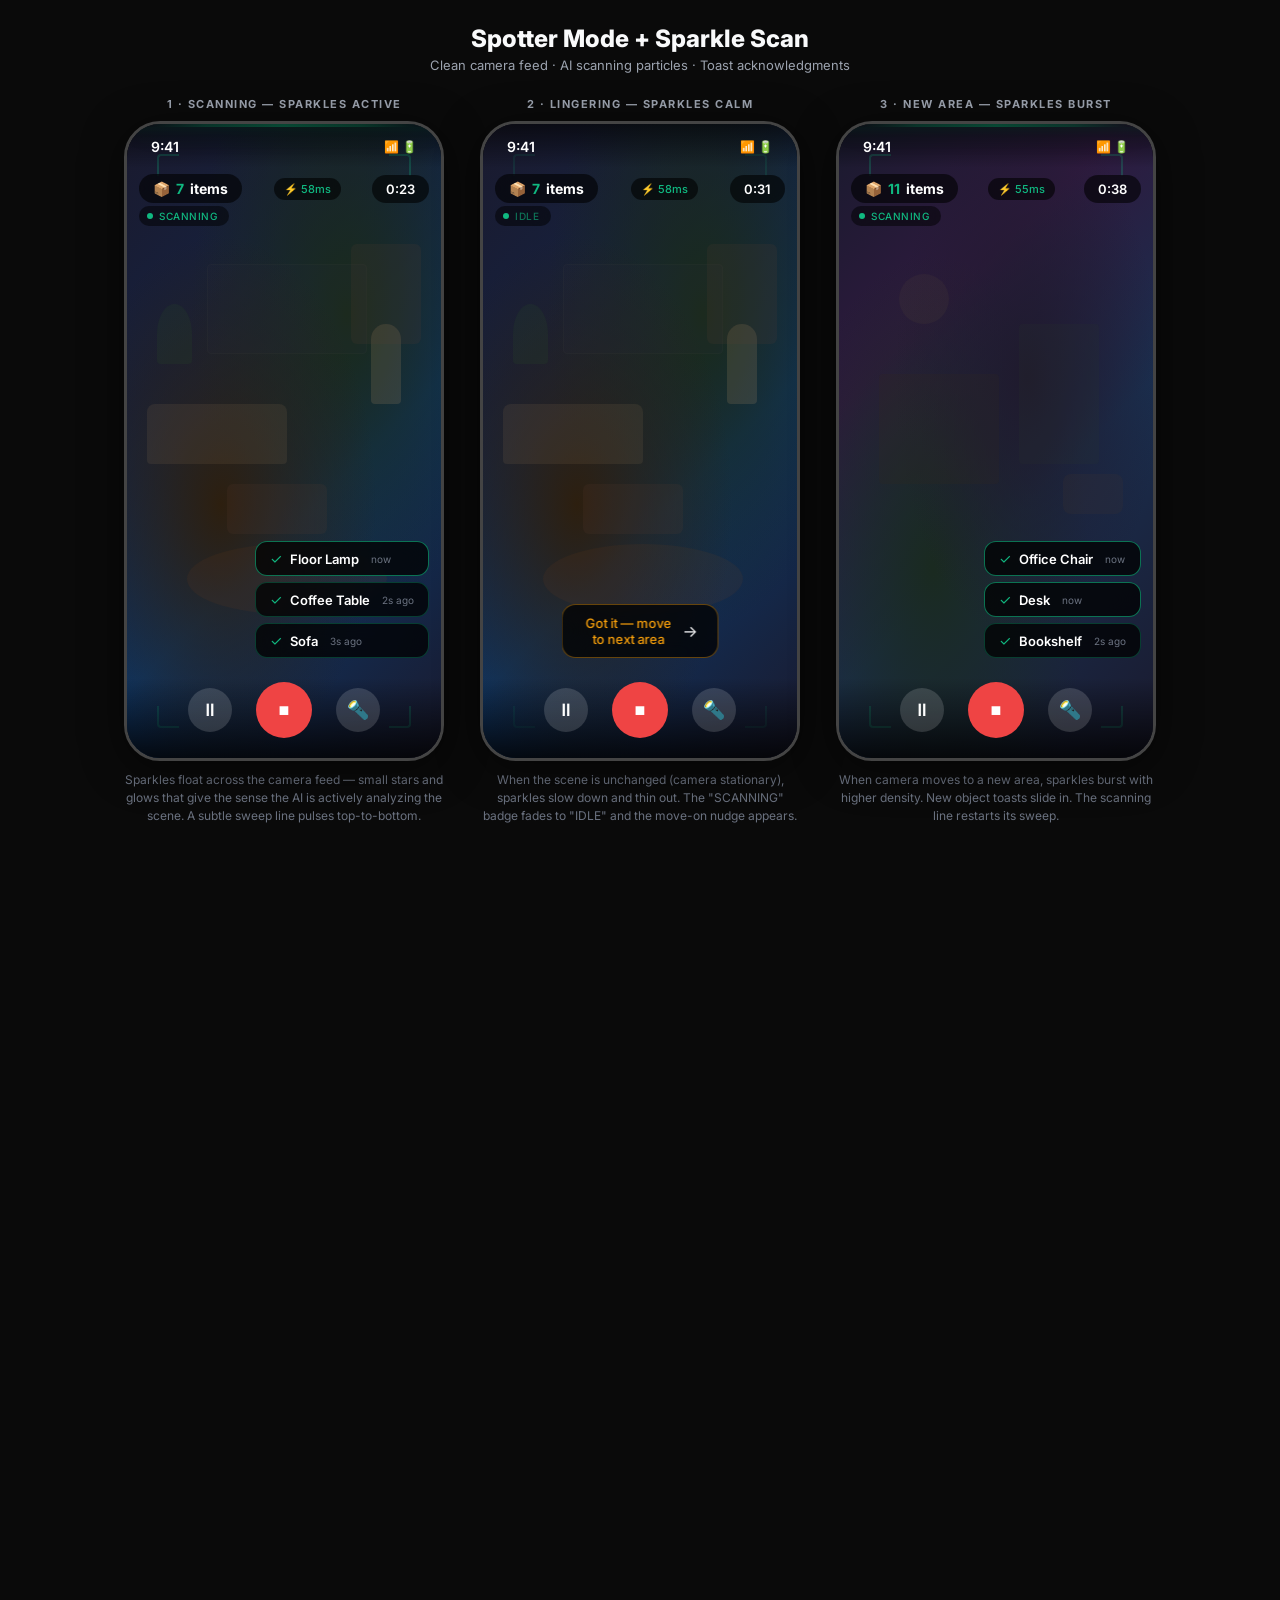
<file: wireframes/spotter-sparkle.html>
<!doctype html>
<html lang="en">
  <head>
    <meta charset="UTF-8" />
    <meta
      name="viewport"
      content="width=device-width, initial-scale=1.0, maximum-scale=1.0, user-scalable=no"
    />
    <title>BundleBox — Spotter Mode + Sparkle Effect</title>
    <link
      href="https://fonts.googleapis.com/css2?family=Inter:wght@400;500;600;700;800;900&display=swap"
      rel="stylesheet"
    />
    <style>
      * {
        margin: 0;
        padding: 0;
        box-sizing: border-box;
      }
      :root {
        --bg: #0a0a0a;
        --surface: #1a1a1a;
        --accent: #10b981;
        --red: #ef4444;
        --orange: #f59e0b;
        --text: #f9fafb;
        --text-dim: #9ca3af;
        --text-light: #6b7280;
      }
      html,
      body {
        height: 100%;
        font-family: "Inter", system-ui, sans-serif;
        background: var(--bg);
        color: var(--text);
        overflow-x: hidden;
      }

      h1 {
        text-align: center;
        font:
          800 24px "Inter",
          sans-serif;
        margin: 24px 0 4px;
      }
      .subtitle {
        text-align: center;
        font:
          400 13px "Inter",
          sans-serif;
        color: var(--text-dim);
        margin-bottom: 24px;
      }

      .phone-row {
        display: flex;
        flex-wrap: wrap;
        justify-content: center;
        gap: 36px;
        padding: 0 16px 40px;
      }
      .phone-col {
        text-align: center;
      }
      .phone-col h3 {
        color: var(--text-dim);
        font-size: 11px;
        text-transform: uppercase;
        letter-spacing: 1.5px;
        margin-bottom: 10px;
      }
      .phone-col .desc {
        max-width: 320px;
        font:
          400 12px/1.5 "Inter",
          sans-serif;
        color: var(--text-light);
        margin-top: 10px;
      }

      /* ═══ Phone Frame ═══ */
      .phone {
        width: 320px;
        height: 640px;
        border-radius: 36px;
        border: 3px solid #444;
        background: #000;
        position: relative;
        overflow: hidden;
        box-shadow: 0 8px 40px rgba(0, 0, 0, 0.5);
      }

      /* Fake camera feed */
      .camera-feed {
        position: absolute;
        inset: 0;
        background:
          radial-gradient(ellipse at 30% 60%, #2d1f0f 0%, transparent 50%),
          radial-gradient(ellipse at 70% 30%, #1a2a1a 0%, transparent 50%),
          linear-gradient(
            135deg,
            #1a1a2e 0%,
            #16213e 30%,
            #0f3460 60%,
            #1a1a2e 100%
          );
      }
      .camera-feed.scene2 {
        background:
          radial-gradient(ellipse at 60% 40%, #1f1a2d 0%, transparent 50%),
          radial-gradient(ellipse at 30% 70%, #1a2a20 0%, transparent 50%),
          linear-gradient(
            135deg,
            #1a1a2e 0%,
            #2e1a3e 30%,
            #1a2e4e 60%,
            #1a1a2e 100%
          );
      }

      /* Furniture silhouettes */
      .furniture {
        position: absolute;
        border-radius: 6px;
        opacity: 0.15;
      }
      .furniture.sofa {
        left: 20px;
        top: 280px;
        width: 140px;
        height: 60px;
        background: #8b7355;
        border-radius: 8px 8px 4px 4px;
      }
      .furniture.table {
        left: 100px;
        top: 360px;
        width: 100px;
        height: 50px;
        background: #5c4033;
      }
      .furniture.lamp {
        right: 40px;
        top: 200px;
        width: 30px;
        height: 80px;
        background: #d4a574;
        border-radius: 15px 15px 4px 4px;
      }
      .furniture.tv {
        left: 80px;
        top: 140px;
        width: 160px;
        height: 90px;
        background: #2a2a3a;
        border-radius: 4px;
        border: 1px solid #444;
      }
      .furniture.plant {
        left: 30px;
        top: 180px;
        width: 35px;
        height: 60px;
        background: #2d5a27;
        border-radius: 50% 50% 4px 4px;
      }
      .furniture.shelf {
        right: 20px;
        top: 120px;
        width: 70px;
        height: 100px;
        background: #5c4033;
      }
      .furniture.rug {
        left: 60px;
        top: 420px;
        width: 200px;
        height: 70px;
        background: #8b4513;
        border-radius: 50%;
        opacity: 0.1;
      }
      .furniture.chair {
        right: 60px;
        top: 380px;
        width: 50px;
        height: 55px;
        background: #6b5b4a;
      }

      /* status bar */
      .status-bar {
        position: absolute;
        top: 0;
        left: 0;
        right: 0;
        height: 44px;
        display: flex;
        align-items: center;
        justify-content: space-between;
        padding: 0 24px;
        z-index: 20;
        background: linear-gradient(to bottom, rgba(0, 0, 0, 0.6), transparent);
      }
      .status-bar .time {
        font:
          600 14px "Inter",
          sans-serif;
        color: #fff;
      }
      .status-bar .icons {
        display: flex;
        gap: 5px;
        font-size: 12px;
        color: #fff;
      }

      /* ═══ Sparkle / Scanning Particles ═══ */
      .sparkle-layer {
        position: absolute;
        inset: 0;
        z-index: 5;
        pointer-events: none;
        overflow: hidden;
      }

      .sparkle {
        position: absolute;
        width: 4px;
        height: 4px;
        border-radius: 50%;
        background: #fff;
        opacity: 0;
        filter: blur(0.5px);
      }

      /* 4-point star shape via box-shadow */
      .sparkle.star {
        width: 2px;
        height: 2px;
        border-radius: 0;
        background: transparent;
        box-shadow:
          0 -4px 0 0 rgba(255, 255, 255, 0.9),
          0 4px 0 0 rgba(255, 255, 255, 0.9),
          -4px 0 0 0 rgba(255, 255, 255, 0.9),
          4px 0 0 0 rgba(255, 255, 255, 0.9),
          0 -2px 0 0 rgba(16, 185, 129, 0.6),
          0 2px 0 0 rgba(16, 185, 129, 0.6),
          -2px 0 0 0 rgba(16, 185, 129, 0.6),
          2px 0 0 0 rgba(16, 185, 129, 0.6);
        filter: blur(0.3px);
      }

      /* Diagonal star */
      .sparkle.star-diag {
        width: 2px;
        height: 2px;
        border-radius: 0;
        background: transparent;
        transform: rotate(45deg);
        box-shadow:
          0 -3px 0 0 rgba(255, 255, 255, 0.8),
          0 3px 0 0 rgba(255, 255, 255, 0.8),
          -3px 0 0 0 rgba(255, 255, 255, 0.8),
          3px 0 0 0 rgba(255, 255, 255, 0.8);
        filter: blur(0.3px);
      }

      /* Soft glow dot */
      .sparkle.glow {
        width: 6px;
        height: 6px;
        border-radius: 50%;
        background: radial-gradient(
          circle,
          rgba(16, 185, 129, 0.8) 0%,
          transparent 70%
        );
        filter: blur(1px);
      }

      /* Animation keyframes — different timings for organic feel */
      @keyframes sparkle1 {
        0% {
          opacity: 0;
          transform: scale(0) translateY(0);
        }
        15% {
          opacity: 1;
          transform: scale(1.2) translateY(-5px);
        }
        40% {
          opacity: 0.8;
          transform: scale(0.8) translateY(-15px);
        }
        70% {
          opacity: 0.4;
          transform: scale(0.6) translateY(-25px);
        }
        100% {
          opacity: 0;
          transform: scale(0) translateY(-40px);
        }
      }
      @keyframes sparkle2 {
        0% {
          opacity: 0;
          transform: scale(0) translate(0, 0);
        }
        20% {
          opacity: 1;
          transform: scale(1) translate(3px, -8px);
        }
        50% {
          opacity: 0.7;
          transform: scale(1.3) translate(-2px, -18px);
        }
        80% {
          opacity: 0.3;
          transform: scale(0.5) translate(5px, -30px);
        }
        100% {
          opacity: 0;
          transform: scale(0) translate(0, -45px);
        }
      }
      @keyframes sparkle3 {
        0% {
          opacity: 0;
          transform: scale(0) rotate(0deg);
        }
        10% {
          opacity: 0.9;
          transform: scale(1.4) rotate(20deg);
        }
        30% {
          opacity: 1;
          transform: scale(1) rotate(45deg);
        }
        60% {
          opacity: 0.5;
          transform: scale(0.7) rotate(60deg);
        }
        100% {
          opacity: 0;
          transform: scale(0) rotate(90deg);
        }
      }
      @keyframes sparkleFloat {
        0% {
          opacity: 0;
          transform: scale(0) translateY(10px);
        }
        25% {
          opacity: 0.6;
          transform: scale(1) translateY(0);
        }
        75% {
          opacity: 0.4;
          transform: scale(0.8) translateY(-20px);
        }
        100% {
          opacity: 0;
          transform: scale(0) translateY(-35px);
        }
      }
      @keyframes sparklePop {
        0% {
          opacity: 0;
          transform: scale(0);
        }
        30% {
          opacity: 1;
          transform: scale(1.5);
        }
        50% {
          opacity: 0.8;
          transform: scale(0.9);
        }
        100% {
          opacity: 0;
          transform: scale(0);
        }
      }

      /* Scanning sweep line (Google Lens style) */
      .scan-sweep {
        position: absolute;
        inset: 0;
        z-index: 4;
        pointer-events: none;
        overflow: hidden;
      }
      .scan-sweep::after {
        content: "";
        position: absolute;
        left: 0;
        right: 0;
        height: 3px;
        background: linear-gradient(
          90deg,
          transparent 0%,
          rgba(16, 185, 129, 0.1) 8%,
          rgba(16, 185, 129, 0.6) 25%,
          rgba(16, 185, 129, 0.9) 50%,
          rgba(16, 185, 129, 0.6) 75%,
          rgba(16, 185, 129, 0.1) 92%,
          transparent 100%
        );
        box-shadow:
          0 0 8px rgba(16, 185, 129, 0.5),
          0 0 20px rgba(16, 185, 129, 0.35),
          0 0 40px rgba(16, 185, 129, 0.15);
        animation: sweepDown 3.5s ease-in-out infinite;
      }
      @keyframes sweepDown {
        0% {
          top: -3px;
          opacity: 0;
        }
        8% {
          opacity: 1;
        }
        50% {
          top: 100%;
          opacity: 0.85;
        }
        51% {
          opacity: 0;
        }
        100% {
          top: -3px;
          opacity: 0;
        }
      }

      /* Corner brackets (scanning frame) */
      .scan-corners {
        position: absolute;
        inset: 30px;
        z-index: 4;
        pointer-events: none;
        border: none;
        opacity: 0.25;
      }
      .scan-corners::before,
      .scan-corners::after,
      .scan-corners .c1::before,
      .scan-corners .c1::after {
        content: "";
        position: absolute;
        width: 20px;
        height: 20px;
        border-color: var(--accent);
        border-style: solid;
        border-width: 0;
      }
      .scan-corners::before {
        top: 0;
        left: 0;
        border-top-width: 2px;
        border-left-width: 2px;
        border-radius: 4px 0 0 0;
      }
      .scan-corners::after {
        top: 0;
        right: 0;
        border-top-width: 2px;
        border-right-width: 2px;
        border-radius: 0 4px 0 0;
      }
      .scan-corners .c1::before {
        bottom: 0;
        left: 0;
        border-bottom-width: 2px;
        border-left-width: 2px;
        border-radius: 0 0 0 4px;
      }
      .scan-corners .c1::after {
        bottom: 0;
        right: 0;
        border-bottom-width: 2px;
        border-right-width: 2px;
        border-radius: 0 0 4px 0;
      }

      /* ═══ HUD ═══ */
      .spotter-hud {
        position: absolute;
        top: 50px;
        left: 12px;
        right: 12px;
        display: flex;
        justify-content: space-between;
        align-items: center;
        z-index: 20;
      }
      .tally-pill {
        display: flex;
        align-items: center;
        gap: 6px;
        background: rgba(0, 0, 0, 0.6);
        backdrop-filter: blur(10px);
        padding: 6px 14px;
        border-radius: 20px;
        font:
          700 14px "Inter",
          sans-serif;
        color: #fff;
      }
      .tally-pill .count {
        color: var(--accent);
      }
      .timer-pill {
        background: rgba(0, 0, 0, 0.6);
        backdrop-filter: blur(10px);
        padding: 6px 14px;
        border-radius: 20px;
        font:
          600 13px "Inter",
          sans-serif;
        color: #fff;
      }
      .fps-pill {
        background: rgba(0, 0, 0, 0.6);
        backdrop-filter: blur(10px);
        padding: 4px 10px;
        border-radius: 12px;
        font:
          500 11px "Inter",
          sans-serif;
        color: var(--accent);
      }

      /* Scanning indicator */
      .scanning-badge {
        position: absolute;
        top: 82px;
        left: 12px;
        z-index: 20;
        display: flex;
        align-items: center;
        gap: 6px;
        background: rgba(0, 0, 0, 0.5);
        backdrop-filter: blur(10px);
        padding: 4px 12px 4px 8px;
        border-radius: 10px;
      }
      .scan-dot {
        width: 6px;
        height: 6px;
        border-radius: 50%;
        background: var(--accent);
        animation: scanDotPulse 1.5s ease-in-out infinite;
      }
      @keyframes scanDotPulse {
        0%,
        100% {
          opacity: 0.4;
          transform: scale(0.8);
        }
        50% {
          opacity: 1;
          transform: scale(1.2);
        }
      }
      .scanning-badge span {
        font:
          500 10px "Inter",
          sans-serif;
        color: var(--accent);
        letter-spacing: 0.5px;
      }

      /* ═══ Toast Cards ═══ */
      .toast-stack {
        position: absolute;
        bottom: 100px;
        right: 12px;
        display: flex;
        flex-direction: column-reverse;
        gap: 6px;
        z-index: 20;
        pointer-events: none;
      }
      .toast-card {
        display: flex;
        align-items: center;
        gap: 8px;
        background: rgba(0, 0, 0, 0.75);
        backdrop-filter: blur(15px);
        border: 1px solid rgba(16, 185, 129, 0.3);
        padding: 8px 14px;
        border-radius: 12px;
        animation: toastIn 0.3s ease-out both;
        white-space: nowrap;
      }
      .toast-card.fading {
        opacity: 0.4;
        transform: translateX(10px);
        transition: all 0.5s;
      }
      .toast-card.fresh {
        border-color: rgba(16, 185, 129, 0.6);
      }
      .toast-check {
        color: var(--accent);
        font-size: 14px;
      }
      .toast-label {
        font:
          600 13px "Inter",
          sans-serif;
        color: #fff;
      }
      .toast-time {
        font:
          400 10px "Inter",
          sans-serif;
        color: var(--text-light);
        margin-left: 4px;
      }

      @keyframes toastIn {
        from {
          transform: translateX(40px);
          opacity: 0;
        }
        to {
          transform: translateX(0);
          opacity: 1;
        }
      }

      /* ═══ Linger Nudge ═══ */
      .linger-nudge {
        position: absolute;
        bottom: 100px;
        left: 50%;
        transform: translateX(-50%);
        background: rgba(0, 0, 0, 0.75);
        backdrop-filter: blur(15px);
        border: 1px solid rgba(245, 158, 11, 0.4);
        padding: 10px 20px;
        border-radius: 14px;
        display: flex;
        align-items: center;
        gap: 8px;
        z-index: 20;
        animation: nudgePulse 2s ease-in-out infinite;
      }
      .linger-text {
        font:
          500 13px "Inter",
          sans-serif;
        color: var(--orange);
      }
      .linger-arrow {
        font-size: 16px;
        animation: arrowBounce 1.5s ease-in-out infinite;
      }
      @keyframes nudgePulse {
        0%,
        100% {
          opacity: 0.8;
        }
        50% {
          opacity: 1;
        }
      }
      @keyframes arrowBounce {
        0%,
        100% {
          transform: translateX(0);
        }
        50% {
          transform: translateX(6px);
        }
      }

      /* ═══ Bottom Controls ═══ */
      .bottom-controls {
        position: absolute;
        bottom: 0;
        left: 0;
        right: 0;
        height: 80px;
        display: flex;
        align-items: center;
        justify-content: center;
        gap: 24px;
        background: linear-gradient(to top, rgba(0, 0, 0, 0.8), transparent);
        z-index: 20;
        padding-bottom: 16px;
      }
      .ctrl-btn {
        width: 44px;
        height: 44px;
        border-radius: 50%;
        display: flex;
        align-items: center;
        justify-content: center;
        border: none;
        font-size: 18px;
        cursor: pointer;
      }
      .ctrl-stop {
        background: var(--red);
        color: #fff;
        width: 56px;
        height: 56px;
      }
      .ctrl-secondary {
        background: rgba(255, 255, 255, 0.15);
        color: #fff;
      }

      /* ═══ Annotation Callouts ═══ */
      .callout {
        position: absolute;
        z-index: 30;
        background: rgba(16, 185, 129, 0.12);
        border: 1px solid rgba(16, 185, 129, 0.4);
        border-radius: 8px;
        padding: 6px 10px;
        font:
          500 10px/1.4 "Inter",
          sans-serif;
        color: var(--accent);
        pointer-events: none;
        max-width: 140px;
      }
      .callout::before {
        content: "";
        position: absolute;
        width: 0;
        height: 0;
      }
      /* Arrow pointing left */
      .callout.arrow-left::before {
        left: -6px;
        top: 50%;
        transform: translateY(-50%);
        border-top: 5px solid transparent;
        border-bottom: 5px solid transparent;
        border-right: 6px solid rgba(16, 185, 129, 0.4);
      }
      /* Arrow pointing right */
      .callout.arrow-right::before {
        right: -6px;
        top: 50%;
        transform: translateY(-50%);
        border-top: 5px solid transparent;
        border-bottom: 5px solid transparent;
        border-left: 6px solid rgba(16, 185, 129, 0.4);
      }
      /* Arrow pointing down */
      .callout.arrow-down::before {
        bottom: -6px;
        left: 50%;
        transform: translateX(-50%);
        border-left: 5px solid transparent;
        border-right: 5px solid transparent;
        border-top: 6px solid rgba(16, 185, 129, 0.4);
      }

      /* ═══ Details section ═══ */
      .details {
        max-width: 820px;
        margin: 0 auto;
        padding: 0 20px 60px;
      }
      .detail-card {
        background: var(--surface);
        border: 1px solid #333;
        border-radius: 14px;
        padding: 20px;
        margin-bottom: 16px;
      }
      .detail-card h4 {
        font:
          700 14px "Inter",
          sans-serif;
        color: var(--accent);
        margin-bottom: 10px;
      }
      .detail-card p,
      .detail-card li {
        font:
          400 13px/1.7 "Inter",
          sans-serif;
        color: var(--text-dim);
      }
      .detail-card ul {
        list-style: none;
        padding: 0;
      }
      .detail-card li {
        padding-left: 18px;
        position: relative;
      }
      .detail-card li::before {
        content: "→";
        position: absolute;
        left: 0;
        color: var(--accent);
      }

      .section-title {
        font:
          800 18px "Inter",
          sans-serif;
        margin: 32px 0 16px;
        text-align: center;
        color: var(--text);
      }
    </style>
  </head>
  <body>
    <h1>Spotter Mode + Sparkle Scan</h1>
    <p class="subtitle">
      Clean camera feed · AI scanning particles · Toast acknowledgments
    </p>

    <!-- ═══ Phone Wireframes ═══ -->
    <div class="phone-row">
      <!-- ── Screen 1: Actively Scanning ── -->
      <div class="phone-col">
        <h3>1 · Scanning — Sparkles Active</h3>
        <div class="phone" id="phone1">
          <div class="camera-feed">
            <div class="furniture sofa"></div>
            <div class="furniture table"></div>
            <div class="furniture lamp"></div>
            <div class="furniture tv"></div>
            <div class="furniture plant"></div>
            <div class="furniture shelf"></div>
            <div class="furniture rug"></div>
          </div>

          <!-- Scan sweep line -->
          <div class="scan-sweep"></div>

          <!-- Corner brackets -->
          <div class="scan-corners"><div class="c1"></div></div>

          <!-- Sparkle particles (CSS-animated, positioned across the frame) -->
          <div class="sparkle-layer" id="sparkles1"></div>

          <div class="status-bar">
            <span class="time">9:41</span>
            <span class="icons">📶 🔋</span>
          </div>

          <div class="spotter-hud">
            <div class="tally-pill">📦 <span class="count">7</span> items</div>
            <div class="fps-pill">⚡ 58ms</div>
            <div class="timer-pill">0:23</div>
          </div>

          <div class="scanning-badge">
            <div class="scan-dot"></div>
            <span>SCANNING</span>
          </div>

          <div class="toast-stack">
            <div class="toast-card fading">
              <span class="toast-check">✓</span>
              <span class="toast-label">Sofa</span>
              <span class="toast-time">3s ago</span>
            </div>
            <div class="toast-card fading" style="opacity: 0.6">
              <span class="toast-check">✓</span>
              <span class="toast-label">Coffee Table</span>
              <span class="toast-time">2s ago</span>
            </div>
            <div class="toast-card fresh">
              <span class="toast-check">✓</span>
              <span class="toast-label">Floor Lamp</span>
              <span class="toast-time">now</span>
            </div>
          </div>

          <div class="bottom-controls">
            <button class="ctrl-btn ctrl-secondary">⏸</button>
            <button class="ctrl-btn ctrl-stop">■</button>
            <button class="ctrl-btn ctrl-secondary">🔦</button>
          </div>
        </div>
        <p class="desc">
          Sparkles float across the camera feed — small stars and glows that
          give the sense the AI is actively analyzing the scene. A subtle sweep
          line pulses top-to-bottom.
        </p>
      </div>

      <!-- ── Screen 2: Linger / Settled ── -->
      <div class="phone-col">
        <h3>2 · Lingering — Sparkles Calm</h3>
        <div class="phone" id="phone2">
          <div class="camera-feed">
            <div class="furniture sofa"></div>
            <div class="furniture table"></div>
            <div class="furniture lamp"></div>
            <div class="furniture tv"></div>
            <div class="furniture plant"></div>
            <div class="furniture shelf"></div>
            <div class="furniture rug"></div>
          </div>

          <!-- Slower/fewer sparkles when lingering -->
          <div class="sparkle-layer" id="sparkles2"></div>

          <div class="scan-corners" style="opacity: 0.12">
            <div class="c1"></div>
          </div>

          <div class="status-bar">
            <span class="time">9:41</span>
            <span class="icons">📶 🔋</span>
          </div>

          <div class="spotter-hud">
            <div class="tally-pill">📦 <span class="count">7</span> items</div>
            <div class="fps-pill">⚡ 58ms</div>
            <div class="timer-pill">0:31</div>
          </div>

          <div class="scanning-badge">
            <div class="scan-dot" style="animation-duration: 3s"></div>
            <span style="opacity: 0.6">IDLE</span>
          </div>

          <div class="linger-nudge">
            <span class="linger-text">Got it — move to next area</span>
            <span class="linger-arrow">→</span>
          </div>

          <div class="bottom-controls">
            <button class="ctrl-btn ctrl-secondary">⏸</button>
            <button class="ctrl-btn ctrl-stop">■</button>
            <button class="ctrl-btn ctrl-secondary">🔦</button>
          </div>
        </div>
        <p class="desc">
          When the scene is unchanged (camera stationary), sparkles slow down
          and thin out. The "SCANNING" badge fades to "IDLE" and the move-on
          nudge appears.
        </p>
      </div>

      <!-- ── Screen 3: New Area ── -->
      <div class="phone-col">
        <h3>3 · New Area — Sparkles Burst</h3>
        <div class="phone" id="phone3">
          <div class="camera-feed scene2">
            <div
              class="furniture"
              style="
                left: 40px;
                top: 250px;
                width: 120px;
                height: 110px;
                background: #3a2a1a;
                border-radius: 4px;
              "
            ></div>
            <div
              class="furniture"
              style="
                left: 180px;
                top: 200px;
                width: 80px;
                height: 140px;
                background: #2a3a2a;
                border-radius: 4px;
              "
            ></div>
            <div
              class="furniture"
              style="
                right: 30px;
                top: 350px;
                width: 60px;
                height: 40px;
                background: #4a3a2a;
                border-radius: 8px;
              "
            ></div>
            <div
              class="furniture"
              style="
                left: 60px;
                top: 150px;
                width: 50px;
                height: 50px;
                background: #5a4a3a;
                border-radius: 50%;
              "
            ></div>
          </div>

          <div class="scan-sweep"></div>
          <div class="scan-corners"><div class="c1"></div></div>
          <div class="sparkle-layer" id="sparkles3"></div>

          <div class="status-bar">
            <span class="time">9:41</span>
            <span class="icons">📶 🔋</span>
          </div>

          <div class="spotter-hud">
            <div class="tally-pill">📦 <span class="count">11</span> items</div>
            <div class="fps-pill">⚡ 55ms</div>
            <div class="timer-pill">0:38</div>
          </div>

          <div class="scanning-badge">
            <div class="scan-dot"></div>
            <span>SCANNING</span>
          </div>

          <div class="toast-stack">
            <div class="toast-card fading" style="opacity: 0.5">
              <span class="toast-check">✓</span>
              <span class="toast-label">Bookshelf</span>
              <span class="toast-time">2s ago</span>
            </div>
            <div class="toast-card fresh">
              <span class="toast-check">✓</span>
              <span class="toast-label">Desk</span>
              <span class="toast-time">now</span>
            </div>
            <div class="toast-card fresh" style="animation-delay: 0.15s">
              <span class="toast-check">✓</span>
              <span class="toast-label">Office Chair</span>
              <span class="toast-time">now</span>
            </div>
          </div>

          <div class="bottom-controls">
            <button class="ctrl-btn ctrl-secondary">⏸</button>
            <button class="ctrl-btn ctrl-stop">■</button>
            <button class="ctrl-btn ctrl-secondary">🔦</button>
          </div>
        </div>
        <p class="desc">
          When camera moves to a new area, sparkles burst with higher density.
          New object toasts slide in. The scanning line restarts its sweep.
        </p>
      </div>
    </div>

    <!-- ═══ Sparkle System Details ═══ -->
    <div class="section-title">Sparkle System Breakdown</div>
    <div class="details">
      <div class="detail-card">
        <h4>Three Particle Types</h4>
        <ul>
          <li>
            <strong>Star (4-point cross)</strong> — white/green, 3-5px, rotates
            slightly as it fades. Primary particle.
          </li>
          <li>
            <strong>Diagonal star</strong> — rotated 45°, smaller, adds variety
            so it doesn't feel repetitive.
          </li>
          <li>
            <strong>Soft glow dot</strong> — radial gradient, 6px, blurred.
            Ambient filler between stars.
          </li>
        </ul>
      </div>

      <div class="detail-card">
        <h4>Adaptive Density (3 States)</h4>
        <ul>
          <li>
            <strong>Active scanning</strong> — 15-20 particles visible at once.
            New ones spawn every 150-250ms. Sweep line active.
          </li>
          <li>
            <strong>Lingering / idle</strong> — 3-5 particles, spawn every
            600-800ms. Sweep line stops. Communicates "I'm done here."
          </li>
          <li>
            <strong>New area burst</strong> — 25-30 particles in a 0.5s burst,
            then settles to active rate. Feels like the AI "woke up."
          </li>
        </ul>
      </div>

      <div class="detail-card">
        <h4>Performance Cost</h4>
        <ul>
          <li>Pure CSS animations — zero canvas work, zero JS per frame.</li>
          <li>
            Each particle is a tiny DOM element with a CSS animation +
            opacity/transform.
          </li>
          <li>
            GPU-composited (opacity + transform only) — no layout or paint
            thrashing.
          </li>
          <li>
            Spawn/despawn via JS setInterval — particles self-remove after
            animation ends.
          </li>
          <li>Total overhead: &lt;1ms/frame on any device. Negligible.</li>
        </ul>
      </div>

      <div class="detail-card">
        <h4>Why This Works</h4>
        <ul>
          <li>
            <strong>Fills the "empty camera" gap</strong> — without sparkles,
            Spotter Mode looks like a plain camera app. Users wonder "is it
            doing anything?"
          </li>
          <li>
            <strong>Google Lens precedent</strong> — users already associate
            this particle style with "AI is analyzing."
          </li>
          <li>
            <strong>Adaptive density = status communication</strong> — busy
            sparkles = "I'm finding things." Calm = "I'm done, move on." No text
            needed.
          </li>
          <li>
            <strong>Zero inference overhead</strong> — purely cosmetic CSS.
            Doesn't touch the detection pipeline at all.
          </li>
        </ul>
      </div>
    </div>

    <script>
      // Spawn animated sparkle particles inside a container
      function spawnSparkles(containerId, opts) {
        const container = document.getElementById(containerId);
        if (!container) return;
        const { count, interval, types, areaW, areaH } = opts;
        const animations = [
          "sparkle1",
          "sparkle2",
          "sparkle3",
          "sparkleFloat",
          "sparklePop",
        ];
        let spawned = 0;

        function spawn() {
          if (spawned >= count * 3) return; // loop limit
          const type = types[Math.floor(Math.random() * types.length)];
          const anim =
            animations[Math.floor(Math.random() * animations.length)];
          const el = document.createElement("div");
          el.className = "sparkle " + type;
          el.style.left = 20 + Math.random() * (areaW - 40) + "px";
          el.style.top = 60 + Math.random() * (areaH - 140) + "px";
          const dur = 1 + Math.random() * 1.5; // 1-2.5s
          el.style.animation = `${anim} ${dur}s ease-out forwards`;
          el.style.animationDelay = Math.random() * 0.3 + "s";
          container.appendChild(el);
          spawned++;
          el.addEventListener("animationend", () => {
            el.remove();
            spawned--;
          });
        }

        // Initial burst
        for (let i = 0; i < Math.min(count, 14); i++) {
          setTimeout(spawn, i * 60);
        }
        // Continuous spawn
        setInterval(spawn, interval);
      }

      // Phone 1: Active scanning — busy sparkles
      spawnSparkles("sparkles1", {
        count: 30,
        interval: 140,
        types: ["star", "star", "star-diag", "glow", "star", "star"],
        areaW: 320,
        areaH: 640,
      });

      // Phone 2: Lingering — sparse/slow
      spawnSparkles("sparkles2", {
        count: 8,
        interval: 500,
        types: ["glow", "star-diag", "glow", "star"],
        areaW: 320,
        areaH: 640,
      });

      // Phone 3: New area burst — dense
      spawnSparkles("sparkles3", {
        count: 40,
        interval: 110,
        types: ["star", "star", "star-diag", "star", "glow", "star", "star"],
        areaW: 320,
        areaH: 640,
      });
    </script>
  </body>
</html>
</file>
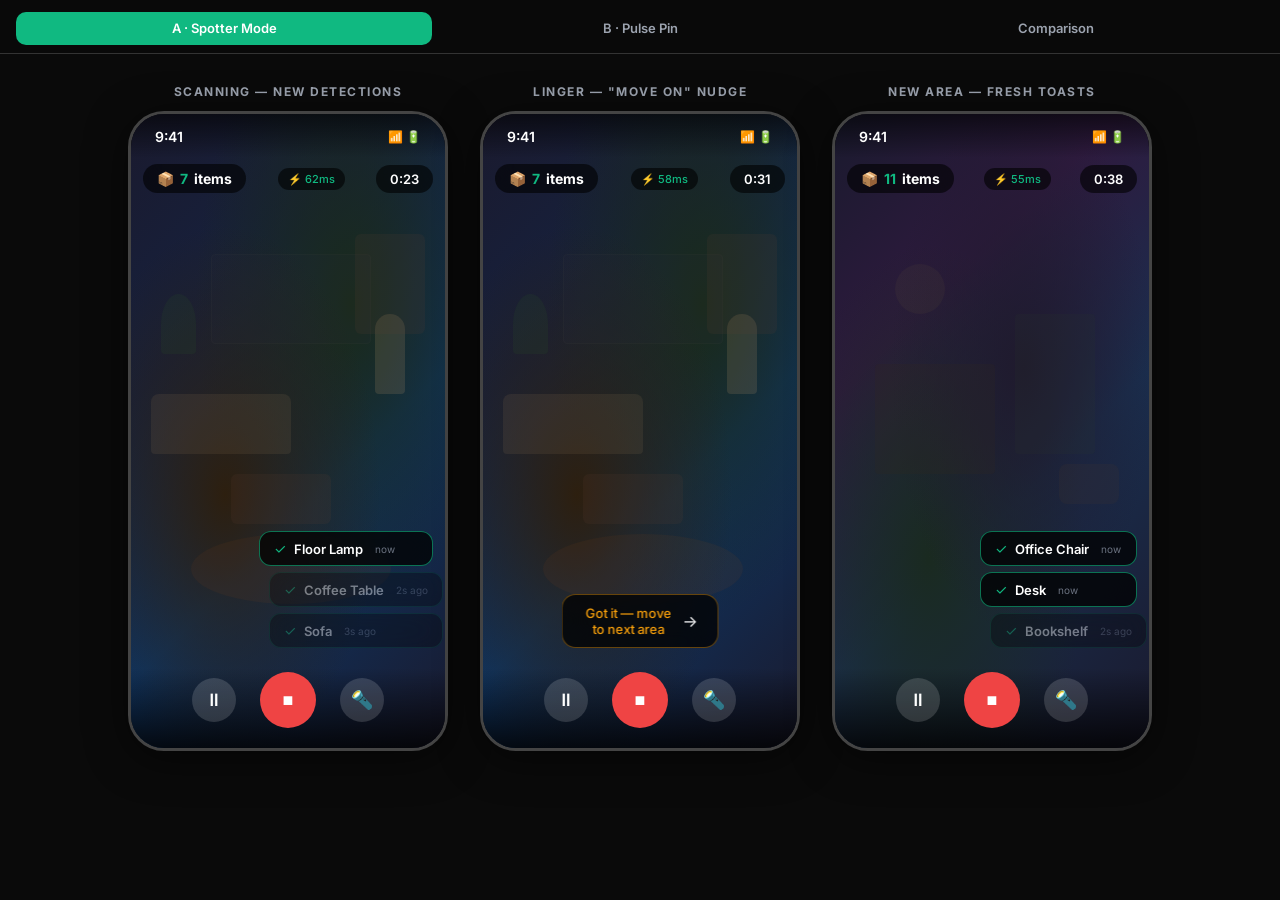
<file: wireframes/ux-options.html>
<!doctype html>
<html lang="en">
  <head>
    <meta charset="UTF-8" />
    <meta
      name="viewport"
      content="width=device-width, initial-scale=1.0, maximum-scale=1.0, user-scalable=no"
    />
    <title>BundleBox — UX Strategy Wireframes</title>
    <link
      href="https://fonts.googleapis.com/css2?family=Inter:wght@400;500;600;700;800;900&display=swap"
      rel="stylesheet"
    />
    <style>
      * {
        margin: 0;
        padding: 0;
        box-sizing: border-box;
      }

      :root {
        --bg: #0a0a0a;
        --surface: #1a1a1a;
        --surface2: #2a2a2a;
        --accent: #10b981;
        --accent-glow: rgba(16, 185, 129, 0.25);
        --red: #ef4444;
        --blue: #3b82f6;
        --orange: #f59e0b;
        --text: #f9fafb;
        --text-dim: #9ca3af;
        --text-light: #6b7280;
        --radius: 16px;
        --radius-sm: 10px;
      }

      html,
      body {
        height: 100%;
        font-family: "Inter", system-ui, sans-serif;
        background: var(--bg);
        color: var(--text);
        overflow-x: hidden;
      }

      /* ═══ Tab Switcher ═══ */
      .tab-bar {
        position: fixed;
        top: 0;
        left: 0;
        right: 0;
        z-index: 1000;
        display: flex;
        background: rgba(10, 10, 10, 0.92);
        backdrop-filter: blur(20px);
        border-bottom: 1px solid #333;
        padding: 12px 16px 8px;
      }
      .tab-bar button {
        flex: 1;
        padding: 10px 8px;
        border: none;
        background: transparent;
        color: var(--text-dim);
        font:
          600 13px/1 "Inter",
          sans-serif;
        border-radius: 10px;
        cursor: pointer;
        transition: all 0.2s;
      }
      .tab-bar button.active {
        background: var(--accent);
        color: #fff;
      }
      .tab-bar button:not(.active):hover {
        background: var(--surface2);
      }

      .tab-content {
        display: none;
        padding-top: 60px;
      }
      .tab-content.active {
        display: block;
      }

      /* ═══ Shared: Phone Frame ═══ */
      .phone-row {
        display: flex;
        flex-wrap: wrap;
        justify-content: center;
        gap: 32px;
        padding: 24px 16px;
      }
      .phone-col {
        text-align: center;
      }
      .phone-col h3 {
        color: var(--text-dim);
        font-size: 12px;
        text-transform: uppercase;
        letter-spacing: 1.5px;
        margin-bottom: 12px;
      }

      .phone {
        width: 320px;
        height: 640px;
        border-radius: 36px;
        border: 3px solid #444;
        background: #000;
        position: relative;
        overflow: hidden;
        box-shadow: 0 8px 40px rgba(0, 0, 0, 0.5);
      }

      /* Fake camera feed */
      .camera-feed {
        position: absolute;
        inset: 0;
        background:
          radial-gradient(ellipse at 30% 60%, #2d1f0f 0%, transparent 50%),
          radial-gradient(ellipse at 70% 30%, #1a2a1a 0%, transparent 50%),
          linear-gradient(
            135deg,
            #1a1a2e 0%,
            #16213e 30%,
            #0f3460 60%,
            #1a1a2e 100%
          );
      }

      /* Room furniture silhouettes */
      .furniture {
        position: absolute;
        border-radius: 6px;
        opacity: 0.15;
      }
      .furniture.sofa {
        left: 20px;
        top: 280px;
        width: 140px;
        height: 60px;
        background: #8b7355;
        border-radius: 8px 8px 4px 4px;
      }
      .furniture.table {
        left: 100px;
        top: 360px;
        width: 100px;
        height: 50px;
        background: #5c4033;
      }
      .furniture.lamp {
        right: 40px;
        top: 200px;
        width: 30px;
        height: 80px;
        background: #d4a574;
        border-radius: 15px 15px 4px 4px;
      }
      .furniture.chair {
        right: 60px;
        top: 380px;
        width: 50px;
        height: 55px;
        background: #6b5b4a;
        border-radius: 4px;
      }
      .furniture.tv {
        left: 80px;
        top: 140px;
        width: 160px;
        height: 90px;
        background: #2a2a3a;
        border-radius: 4px;
        border: 1px solid #444;
      }
      .furniture.plant {
        left: 30px;
        top: 180px;
        width: 35px;
        height: 60px;
        background: #2d5a27;
        border-radius: 50% 50% 4px 4px;
      }
      .furniture.shelf {
        right: 20px;
        top: 120px;
        width: 70px;
        height: 100px;
        background: #5c4033;
      }
      .furniture.rug {
        left: 60px;
        top: 420px;
        width: 200px;
        height: 70px;
        background: #8b4513;
        border-radius: 50%;
        opacity: 0.1;
      }

      /* Status bar */
      .status-bar {
        position: absolute;
        top: 0;
        left: 0;
        right: 0;
        height: 44px;
        display: flex;
        align-items: center;
        justify-content: space-between;
        padding: 0 24px;
        z-index: 10;
        background: linear-gradient(to bottom, rgba(0, 0, 0, 0.6), transparent);
      }
      .status-bar .time {
        font:
          600 14px "Inter",
          sans-serif;
        color: #fff;
      }
      .status-bar .icons {
        display: flex;
        gap: 5px;
        font-size: 12px;
        color: #fff;
      }

      /* ═══════════════════════════════════
       OPTION A — SPOTTER MODE (Toasts)
       ═══════════════════════════════════ */

      /* Top HUD */
      .spotter-hud {
        position: absolute;
        top: 50px;
        left: 12px;
        right: 12px;
        display: flex;
        justify-content: space-between;
        align-items: center;
        z-index: 10;
      }
      .tally-pill {
        display: flex;
        align-items: center;
        gap: 6px;
        background: rgba(0, 0, 0, 0.6);
        backdrop-filter: blur(10px);
        padding: 6px 14px;
        border-radius: 20px;
        font:
          700 14px "Inter",
          sans-serif;
        color: #fff;
      }
      .tally-pill .count {
        color: var(--accent);
      }
      .timer-pill {
        background: rgba(0, 0, 0, 0.6);
        backdrop-filter: blur(10px);
        padding: 6px 14px;
        border-radius: 20px;
        font:
          600 13px "Inter",
          sans-serif;
        color: #fff;
      }
      .fps-pill {
        background: rgba(0, 0, 0, 0.6);
        backdrop-filter: blur(10px);
        padding: 4px 10px;
        border-radius: 12px;
        font:
          500 11px "Inter",
          sans-serif;
        color: var(--accent);
      }

      /* Toast cards */
      .toast-stack {
        position: absolute;
        bottom: 100px;
        right: 12px;
        display: flex;
        flex-direction: column-reverse;
        gap: 6px;
        z-index: 10;
        pointer-events: none;
      }
      .toast-card {
        display: flex;
        align-items: center;
        gap: 8px;
        background: rgba(0, 0, 0, 0.75);
        backdrop-filter: blur(15px);
        border: 1px solid rgba(16, 185, 129, 0.3);
        padding: 8px 14px;
        border-radius: 12px;
        animation: toastIn 0.3s ease-out;
        white-space: nowrap;
      }
      .toast-card.fading {
        opacity: 0.4;
        transform: translateX(10px);
        transition: all 0.5s;
      }
      .toast-check {
        color: var(--accent);
        font-size: 14px;
      }
      .toast-label {
        font:
          600 13px "Inter",
          sans-serif;
        color: #fff;
      }
      .toast-time {
        font:
          400 10px "Inter",
          sans-serif;
        color: var(--text-light);
        margin-left: 4px;
      }

      @keyframes toastIn {
        from {
          transform: translateX(40px);
          opacity: 0;
        }
        to {
          transform: translateX(0);
          opacity: 1;
        }
      }

      /* Linger nudge */
      .linger-nudge {
        position: absolute;
        bottom: 100px;
        left: 50%;
        transform: translateX(-50%);
        background: rgba(0, 0, 0, 0.75);
        backdrop-filter: blur(15px);
        border: 1px solid rgba(245, 158, 11, 0.4);
        padding: 10px 20px;
        border-radius: 14px;
        display: flex;
        align-items: center;
        gap: 8px;
        z-index: 10;
        animation: nudgePulse 2s ease-in-out infinite;
      }
      .linger-text {
        font:
          500 13px "Inter",
          sans-serif;
        color: var(--orange);
      }
      .linger-arrow {
        font-size: 16px;
        animation: arrowBounce 1.5s ease-in-out infinite;
      }

      @keyframes nudgePulse {
        0%,
        100% {
          opacity: 0.8;
        }
        50% {
          opacity: 1;
        }
      }
      @keyframes arrowBounce {
        0%,
        100% {
          transform: translateX(0);
        }
        50% {
          transform: translateX(6px);
        }
      }

      /* Bottom controls */
      .bottom-controls {
        position: absolute;
        bottom: 0;
        left: 0;
        right: 0;
        height: 80px;
        display: flex;
        align-items: center;
        justify-content: center;
        gap: 24px;
        background: linear-gradient(to top, rgba(0, 0, 0, 0.8), transparent);
        z-index: 10;
        padding-bottom: 16px;
      }
      .ctrl-btn {
        width: 44px;
        height: 44px;
        border-radius: 50%;
        display: flex;
        align-items: center;
        justify-content: center;
        border: none;
        font-size: 18px;
        cursor: pointer;
      }
      .ctrl-stop {
        background: var(--red);
        color: #fff;
        width: 56px;
        height: 56px;
      }
      .ctrl-secondary {
        background: rgba(255, 255, 255, 0.15);
        color: #fff;
      }

      /* ═══════════════════════════════════
       OPTION B — PULSE PIN MODE
       ═══════════════════════════════════ */

      /* Pins */
      .pulse-pin {
        position: absolute;
        z-index: 5;
        display: flex;
        flex-direction: column;
        align-items: center;
      }
      .pin-dot {
        width: 14px;
        height: 14px;
        border-radius: 50%;
        border: 2px solid #fff;
        position: relative;
      }
      .pin-dot::after {
        content: "";
        position: absolute;
        inset: -6px;
        border-radius: 50%;
        border: 2px solid;
        animation: pinPulse 2s ease-out infinite;
        opacity: 0;
      }
      .pin-dot.new::after {
        animation: pinPulseActive 1s ease-out 2;
      }
      .pin-label {
        margin-top: 4px;
        font:
          600 10px "Inter",
          sans-serif;
        color: #fff;
        background: rgba(0, 0, 0, 0.7);
        padding: 2px 8px;
        border-radius: 6px;
        white-space: nowrap;
        backdrop-filter: blur(5px);
      }
      .pin-label.faded {
        opacity: 0.35;
      }
      .pin-label.bright {
        opacity: 1;
      }

      .pin-green .pin-dot {
        background: var(--accent);
      }
      .pin-green .pin-dot::after {
        border-color: var(--accent);
      }
      .pin-blue .pin-dot {
        background: var(--blue);
      }
      .pin-blue .pin-dot::after {
        border-color: var(--blue);
      }
      .pin-orange .pin-dot {
        background: var(--orange);
      }
      .pin-orange .pin-dot::after {
        border-color: var(--orange);
      }
      .pin-red .pin-dot {
        background: var(--red);
      }
      .pin-red .pin-dot::after {
        border-color: var(--red);
      }

      @keyframes pinPulse {
        0% {
          transform: scale(0.8);
          opacity: 0.6;
        }
        100% {
          transform: scale(2);
          opacity: 0;
        }
      }
      @keyframes pinPulseActive {
        0% {
          transform: scale(0.8);
          opacity: 0.8;
        }
        100% {
          transform: scale(2.5);
          opacity: 0;
        }
      }

      /* Subtle bbox ghost (Option B only) */
      .ghost-bbox {
        position: absolute;
        border: 1px dashed rgba(255, 255, 255, 0.12);
        border-radius: 4px;
        z-index: 3;
        pointer-events: none;
      }

      /* Pin legend badge */
      .pin-legend {
        position: absolute;
        top: 50px;
        left: 12px;
        display: flex;
        flex-direction: column;
        gap: 4px;
        z-index: 10;
      }
      .legend-row {
        display: flex;
        align-items: center;
        gap: 6px;
        font:
          400 10px "Inter",
          sans-serif;
        color: var(--text-dim);
      }
      .legend-dot {
        width: 8px;
        height: 8px;
        border-radius: 50%;
      }

      /* ═══════════════════════════════════
       COMPARISON PAGE
       ═══════════════════════════════════ */
      .comparison {
        max-width: 800px;
        margin: 0 auto;
        padding: 24px 20px 60px;
      }
      .comparison h2 {
        font:
          800 22px "Inter",
          sans-serif;
        margin-bottom: 6px;
      }
      .comparison .sub {
        font:
          400 14px "Inter",
          sans-serif;
        color: var(--text-dim);
        margin-bottom: 24px;
      }

      .rec-banner {
        background: linear-gradient(
          135deg,
          rgba(16, 185, 129, 0.15),
          rgba(16, 185, 129, 0.05)
        );
        border: 1px solid rgba(16, 185, 129, 0.3);
        border-radius: 16px;
        padding: 20px;
        margin-bottom: 28px;
      }
      .rec-banner h3 {
        font:
          700 16px "Inter",
          sans-serif;
        color: var(--accent);
        margin-bottom: 8px;
      }
      .rec-banner p {
        font:
          400 13px/1.6 "Inter",
          sans-serif;
        color: var(--text-dim);
      }

      .compare-grid {
        display: grid;
        grid-template-columns: 1fr 1fr;
        gap: 16px;
        margin-bottom: 28px;
      }
      @media (max-width: 600px) {
        .compare-grid {
          grid-template-columns: 1fr;
        }
      }

      .compare-card {
        background: var(--surface);
        border-radius: 14px;
        padding: 18px;
        border: 1px solid #333;
      }
      .compare-card.recommended {
        border-color: var(--accent);
        box-shadow: 0 0 20px rgba(16, 185, 129, 0.1);
      }
      .compare-card h4 {
        font:
          700 15px "Inter",
          sans-serif;
        margin-bottom: 12px;
        display: flex;
        align-items: center;
        gap: 8px;
      }
      .compare-card h4 .badge {
        font:
          600 9px "Inter",
          sans-serif;
        color: var(--accent);
        background: rgba(16, 185, 129, 0.15);
        padding: 3px 8px;
        border-radius: 6px;
        text-transform: uppercase;
        letter-spacing: 0.5px;
      }

      .metric-row {
        display: flex;
        justify-content: space-between;
        align-items: center;
        padding: 6px 0;
        border-bottom: 1px solid #2a2a2a;
        font:
          400 12px "Inter",
          sans-serif;
      }
      .metric-row:last-child {
        border-bottom: none;
      }
      .metric-label {
        color: var(--text-dim);
      }
      .metric-val {
        font-weight: 600;
        color: var(--text);
      }
      .metric-val.good {
        color: var(--accent);
      }
      .metric-val.mid {
        color: var(--orange);
      }
      .metric-val.bad {
        color: var(--red);
      }

      .pros-cons {
        margin-top: 14px;
      }
      .pros-cons h5 {
        font:
          600 11px "Inter",
          sans-serif;
        color: var(--text-dim);
        text-transform: uppercase;
        letter-spacing: 0.8px;
        margin-bottom: 6px;
      }
      .pros-cons li {
        font:
          400 12px/1.5 "Inter",
          sans-serif;
        color: var(--text-dim);
        list-style: none;
        padding-left: 16px;
        position: relative;
      }
      .pros-cons li::before {
        content: "";
        position: absolute;
        left: 0;
        top: 7px;
        width: 6px;
        height: 6px;
        border-radius: 50%;
      }
      .pros-cons .pro li::before {
        background: var(--accent);
      }
      .pros-cons .con li::before {
        background: var(--red);
      }
      .pros-cons .pro,
      .pros-cons .con {
        margin-bottom: 10px;
      }

      /* Timeline diagram */
      .timeline-diagram {
        background: var(--surface);
        border-radius: 14px;
        padding: 20px;
        margin-bottom: 28px;
        border: 1px solid #333;
      }
      .timeline-diagram h4 {
        font:
          700 14px "Inter",
          sans-serif;
        margin-bottom: 16px;
      }
      .tl-row {
        display: flex;
        align-items: center;
        gap: 8px;
        margin-bottom: 10px;
      }
      .tl-label {
        width: 80px;
        font:
          600 11px "Inter",
          sans-serif;
        color: var(--text-dim);
        text-align: right;
      }
      .tl-bar-wrap {
        flex: 1;
        height: 24px;
        background: #222;
        border-radius: 4px;
        position: relative;
        overflow: hidden;
      }
      .tl-bar {
        height: 100%;
        border-radius: 4px;
        display: flex;
        align-items: center;
        justify-content: center;
        font:
          600 9px "Inter",
          sans-serif;
        color: #fff;
      }
      .tl-bar.detect {
        background: var(--blue);
      }
      .tl-bar.mask {
        background: var(--orange);
      }
      .tl-bar.render {
        background: #6366f1;
      }
      .tl-bar.idle {
        background: var(--accent);
      }
      .tl-savings {
        font:
          500 11px "Inter",
          sans-serif;
        color: var(--text-light);
        width: 60px;
        text-align: center;
      }

      .verdict-box {
        background: linear-gradient(135deg, var(--surface), #1a2a1a);
        border: 1px solid rgba(16, 185, 129, 0.25);
        border-radius: 14px;
        padding: 20px;
        margin-top: 24px;
      }
      .verdict-box h4 {
        font:
          700 15px "Inter",
          sans-serif;
        color: var(--accent);
        margin-bottom: 8px;
      }
      .verdict-box p {
        font:
          400 13px/1.6 "Inter",
          sans-serif;
        color: var(--text-dim);
      }
      .verdict-box ul {
        margin-top: 10px;
        padding-left: 0;
      }
      .verdict-box li {
        font:
          400 12px/1.7 "Inter",
          sans-serif;
        color: var(--text-dim);
        list-style: none;
        padding-left: 20px;
        position: relative;
      }
      .verdict-box li::before {
        content: "→";
        position: absolute;
        left: 0;
        color: var(--accent);
      }
    </style>
  </head>
  <body>
    <!-- ═══ Tab Bar ═══ -->
    <div class="tab-bar">
      <button class="active" onclick="showTab('spotter')">
        A · Spotter Mode
      </button>
      <button onclick="showTab('pulse')">B · Pulse Pin</button>
      <button onclick="showTab('compare')">Comparison</button>
    </div>

    <!-- ═══════════════════════════════════════════════════════════════════
     OPTION A — SPOTTER MODE
     ═══════════════════════════════════════════════════════════════════ -->
    <div id="tab-spotter" class="tab-content active">
      <div class="phone-row">
        <!-- State 1: Active scanning, new detections -->
        <div class="phone-col">
          <h3>Scanning — New Detections</h3>
          <div class="phone">
            <div class="camera-feed">
              <div class="furniture sofa"></div>
              <div class="furniture table"></div>
              <div class="furniture lamp"></div>
              <div class="furniture tv"></div>
              <div class="furniture plant"></div>
              <div class="furniture shelf"></div>
              <div class="furniture rug"></div>
            </div>

            <div class="status-bar">
              <span class="time">9:41</span>
              <span class="icons">📶 🔋</span>
            </div>

            <!-- HUD -->
            <div class="spotter-hud">
              <div class="tally-pill">
                📦 <span class="count">7</span> items
              </div>
              <div class="fps-pill">⚡ 62ms</div>
              <div class="timer-pill">0:23</div>
            </div>

            <!-- Toast stack (newest at bottom) -->
            <div class="toast-stack">
              <div class="toast-card fading">
                <span class="toast-check">✓</span>
                <span class="toast-label">Sofa</span>
                <span class="toast-time">3s ago</span>
              </div>
              <div class="toast-card fading">
                <span class="toast-check">✓</span>
                <span class="toast-label">Coffee Table</span>
                <span class="toast-time">2s ago</span>
              </div>
              <div
                class="toast-card"
                style="border-color: rgba(16, 185, 129, 0.6)"
              >
                <span class="toast-check">✓</span>
                <span class="toast-label">Floor Lamp</span>
                <span class="toast-time">now</span>
              </div>
            </div>

            <!-- Bottom controls -->
            <div class="bottom-controls">
              <button class="ctrl-btn ctrl-secondary">⏸</button>
              <button class="ctrl-btn ctrl-stop">■</button>
              <button class="ctrl-btn ctrl-secondary">🔦</button>
            </div>
          </div>
        </div>

        <!-- State 2: Lingering too long -->
        <div class="phone-col">
          <h3>Linger — "Move On" Nudge</h3>
          <div class="phone">
            <div class="camera-feed">
              <div class="furniture sofa"></div>
              <div class="furniture table"></div>
              <div class="furniture lamp"></div>
              <div class="furniture tv"></div>
              <div class="furniture plant"></div>
              <div class="furniture shelf"></div>
              <div class="furniture rug"></div>
            </div>

            <div class="status-bar">
              <span class="time">9:41</span>
              <span class="icons">📶 🔋</span>
            </div>

            <div class="spotter-hud">
              <div class="tally-pill">
                📦 <span class="count">7</span> items
              </div>
              <div class="fps-pill">⚡ 58ms</div>
              <div class="timer-pill">0:31</div>
            </div>

            <!-- No toasts — lingered too long -->
            <!-- Linger nudge -->
            <div class="linger-nudge">
              <span class="linger-text">Got it — move to next area</span>
              <span class="linger-arrow">→</span>
            </div>

            <div class="bottom-controls">
              <button class="ctrl-btn ctrl-secondary">⏸</button>
              <button class="ctrl-btn ctrl-stop">■</button>
              <button class="ctrl-btn ctrl-secondary">🔦</button>
            </div>
          </div>
        </div>

        <!-- State 3: Camera moved, new area -->
        <div class="phone-col">
          <h3>New Area — Fresh Toasts</h3>
          <div class="phone">
            <div
              class="camera-feed"
              style="
                background:
                  radial-gradient(
                    ellipse at 60% 40%,
                    #1f1a2d 0%,
                    transparent 50%
                  ),
                  radial-gradient(
                    ellipse at 30% 70%,
                    #1a2a20 0%,
                    transparent 50%
                  ),
                  linear-gradient(
                    135deg,
                    #1a1a2e 0%,
                    #2e1a3e 30%,
                    #1a2e4e 60%,
                    #1a1a2e 100%
                  );
              "
            >
              <div
                class="furniture"
                style="
                  left: 40px;
                  top: 250px;
                  width: 120px;
                  height: 110px;
                  background: #3a2a1a;
                  border-radius: 4px;
                "
              ></div>
              <div
                class="furniture"
                style="
                  left: 180px;
                  top: 200px;
                  width: 80px;
                  height: 140px;
                  background: #2a3a2a;
                  border-radius: 4px;
                "
              ></div>
              <div
                class="furniture"
                style="
                  right: 30px;
                  top: 350px;
                  width: 60px;
                  height: 40px;
                  background: #4a3a2a;
                  border-radius: 8px;
                "
              ></div>
              <div
                class="furniture"
                style="
                  left: 60px;
                  top: 150px;
                  width: 50px;
                  height: 50px;
                  background: #5a4a3a;
                  border-radius: 50%;
                "
              ></div>
            </div>

            <div class="status-bar">
              <span class="time">9:41</span>
              <span class="icons">📶 🔋</span>
            </div>

            <div class="spotter-hud">
              <div class="tally-pill">
                📦 <span class="count">11</span> items
              </div>
              <div class="fps-pill">⚡ 55ms</div>
              <div class="timer-pill">0:38</div>
            </div>

            <div class="toast-stack">
              <div class="toast-card fading">
                <span class="toast-check">✓</span>
                <span class="toast-label">Bookshelf</span>
                <span class="toast-time">2s ago</span>
              </div>
              <div
                class="toast-card"
                style="border-color: rgba(16, 185, 129, 0.6)"
              >
                <span class="toast-check">✓</span>
                <span class="toast-label">Desk</span>
                <span class="toast-time">now</span>
              </div>
              <div
                class="toast-card"
                style="border-color: rgba(16, 185, 129, 0.6)"
              >
                <span class="toast-check">✓</span>
                <span class="toast-label">Office Chair</span>
                <span class="toast-time">now</span>
              </div>
            </div>

            <div class="bottom-controls">
              <button class="ctrl-btn ctrl-secondary">⏸</button>
              <button class="ctrl-btn ctrl-stop">■</button>
              <button class="ctrl-btn ctrl-secondary">🔦</button>
            </div>
          </div>
        </div>
      </div>
    </div>

    <!-- ═══════════════════════════════════════════════════════════════════
     OPTION B — PULSE PIN MODE
     ═══════════════════════════════════════════════════════════════════ -->
    <div id="tab-pulse" class="tab-content">
      <div class="phone-row">
        <!-- State 1: New detections pulsing -->
        <div class="phone-col">
          <h3>Active Pins — New Objects</h3>
          <div class="phone">
            <div class="camera-feed">
              <div class="furniture sofa"></div>
              <div class="furniture table"></div>
              <div class="furniture lamp"></div>
              <div class="furniture tv"></div>
              <div class="furniture plant"></div>
              <div class="furniture shelf"></div>
              <div class="furniture rug"></div>
            </div>

            <div class="status-bar">
              <span class="time">9:41</span>
              <span class="icons">📶 🔋</span>
            </div>

            <!-- Legend -->
            <div class="pin-legend">
              <div class="legend-row">
                <div class="legend-dot" style="background: var(--accent)"></div>
                New
              </div>
              <div class="legend-row">
                <div class="legend-dot" style="background: var(--blue)"></div>
                Confirmed
              </div>
              <div class="legend-row">
                <div
                  class="legend-dot"
                  style="background: var(--text-light)"
                ></div>
                Tracked
              </div>
            </div>

            <div class="spotter-hud">
              <div style="width: 1px"></div>
              <div class="fps-pill">⚡ 62ms</div>
              <div class="tally-pill">📦 <span class="count">7</span></div>
            </div>

            <!-- Ghost bboxes (very subtle) -->
            <div
              class="ghost-bbox"
              style="left: 20px; top: 280px; width: 140px; height: 60px"
            ></div>
            <div
              class="ghost-bbox"
              style="left: 100px; top: 360px; width: 100px; height: 50px"
            ></div>
            <div
              class="ghost-bbox"
              style="right: 40px; top: 200px; width: 30px; height: 80px"
            ></div>
            <div
              class="ghost-bbox"
              style="left: 80px; top: 140px; width: 160px; height: 90px"
            ></div>
            <div
              class="ghost-bbox"
              style="left: 30px; top: 180px; width: 35px; height: 60px"
            ></div>

            <!-- Pulse pins -->
            <div class="pulse-pin pin-green" style="left: 85px; top: 298px">
              <div class="pin-dot new"></div>
              <div class="pin-label bright">Sofa</div>
            </div>
            <div class="pulse-pin pin-green" style="left: 145px; top: 373px">
              <div class="pin-dot new"></div>
              <div class="pin-label bright">Table</div>
            </div>
            <div class="pulse-pin pin-green" style="right: 47px; top: 228px">
              <div class="pin-dot new"></div>
              <div class="pin-label bright">Lamp</div>
            </div>
            <div class="pulse-pin pin-blue" style="left: 155px; top: 173px">
              <div class="pin-dot"></div>
              <div class="pin-label faded">TV</div>
            </div>
            <div class="pulse-pin pin-blue" style="left: 42px; top: 198px">
              <div class="pin-dot"></div>
              <div class="pin-label faded">Plant</div>
            </div>

            <div class="bottom-controls">
              <button class="ctrl-btn ctrl-secondary">⏸</button>
              <button class="ctrl-btn ctrl-stop">■</button>
              <button class="ctrl-btn ctrl-secondary">🔦</button>
            </div>
          </div>
        </div>

        <!-- State 2: Settled — old pins faded -->
        <div class="phone-col">
          <h3>Settled — Labels Faded</h3>
          <div class="phone">
            <div class="camera-feed">
              <div class="furniture sofa"></div>
              <div class="furniture table"></div>
              <div class="furniture lamp"></div>
              <div class="furniture tv"></div>
              <div class="furniture plant"></div>
              <div class="furniture shelf"></div>
              <div class="furniture rug"></div>
            </div>

            <div class="status-bar">
              <span class="time">9:41</span>
              <span class="icons">📶 🔋</span>
            </div>

            <div class="pin-legend">
              <div class="legend-row">
                <div class="legend-dot" style="background: var(--accent)"></div>
                New
              </div>
              <div class="legend-row">
                <div class="legend-dot" style="background: var(--blue)"></div>
                Confirmed
              </div>
              <div class="legend-row">
                <div
                  class="legend-dot"
                  style="background: var(--text-light)"
                ></div>
                Tracked
              </div>
            </div>

            <div class="spotter-hud">
              <div style="width: 1px"></div>
              <div class="fps-pill">⚡ 58ms</div>
              <div class="tally-pill">📦 <span class="count">7</span></div>
            </div>

            <!-- All pins faded/tracked -->
            <div class="pulse-pin pin-blue" style="left: 85px; top: 298px">
              <div
                class="pin-dot"
                style="opacity: 0.5; width: 10px; height: 10px"
              ></div>
              <div class="pin-label faded" style="opacity: 0.25">Sofa</div>
            </div>
            <div class="pulse-pin pin-blue" style="left: 145px; top: 373px">
              <div
                class="pin-dot"
                style="opacity: 0.5; width: 10px; height: 10px"
              ></div>
              <div class="pin-label faded" style="opacity: 0.25">Table</div>
            </div>
            <div class="pulse-pin pin-blue" style="right: 47px; top: 228px">
              <div
                class="pin-dot"
                style="opacity: 0.5; width: 10px; height: 10px"
              ></div>
              <div class="pin-label faded" style="opacity: 0.25">Lamp</div>
            </div>
            <div class="pulse-pin pin-blue" style="left: 155px; top: 173px">
              <div
                class="pin-dot"
                style="opacity: 0.5; width: 10px; height: 10px"
              ></div>
              <div class="pin-label faded" style="opacity: 0.25">TV</div>
            </div>
            <div class="pulse-pin pin-blue" style="left: 42px; top: 198px">
              <div
                class="pin-dot"
                style="opacity: 0.5; width: 10px; height: 10px"
              ></div>
              <div class="pin-label faded" style="opacity: 0.25">Plant</div>
            </div>

            <!-- Linger nudge -->
            <div class="linger-nudge">
              <span class="linger-text">All captured — move on</span>
              <span class="linger-arrow">→</span>
            </div>

            <div class="bottom-controls">
              <button class="ctrl-btn ctrl-secondary">⏸</button>
              <button class="ctrl-btn ctrl-stop">■</button>
              <button class="ctrl-btn ctrl-secondary">🔦</button>
            </div>
          </div>
        </div>

        <!-- State 3: New area -->
        <div class="phone-col">
          <h3>New Area — Fresh Pins</h3>
          <div class="phone">
            <div
              class="camera-feed"
              style="
                background:
                  radial-gradient(
                    ellipse at 60% 40%,
                    #1f1a2d 0%,
                    transparent 50%
                  ),
                  radial-gradient(
                    ellipse at 30% 70%,
                    #1a2a20 0%,
                    transparent 50%
                  ),
                  linear-gradient(
                    135deg,
                    #1a1a2e 0%,
                    #2e1a3e 30%,
                    #1a2e4e 60%,
                    #1a1a2e 100%
                  );
              "
            >
              <div
                class="furniture"
                style="
                  left: 40px;
                  top: 250px;
                  width: 120px;
                  height: 110px;
                  background: #3a2a1a;
                  border-radius: 4px;
                "
              ></div>
              <div
                class="furniture"
                style="
                  left: 180px;
                  top: 200px;
                  width: 80px;
                  height: 140px;
                  background: #2a3a2a;
                  border-radius: 4px;
                "
              ></div>
              <div
                class="furniture"
                style="
                  right: 30px;
                  top: 350px;
                  width: 60px;
                  height: 40px;
                  background: #4a3a2a;
                  border-radius: 8px;
                "
              ></div>
              <div
                class="furniture"
                style="
                  left: 60px;
                  top: 150px;
                  width: 50px;
                  height: 50px;
                  background: #5a4a3a;
                  border-radius: 50%;
                "
              ></div>
            </div>

            <div class="status-bar">
              <span class="time">9:41</span>
              <span class="icons">📶 🔋</span>
            </div>

            <div class="pin-legend">
              <div class="legend-row">
                <div class="legend-dot" style="background: var(--accent)"></div>
                New
              </div>
              <div class="legend-row">
                <div class="legend-dot" style="background: var(--blue)"></div>
                Confirmed
              </div>
              <div class="legend-row">
                <div
                  class="legend-dot"
                  style="background: var(--text-light)"
                ></div>
                Tracked
              </div>
            </div>

            <div class="spotter-hud">
              <div style="width: 1px"></div>
              <div class="fps-pill">⚡ 55ms</div>
              <div class="tally-pill">📦 <span class="count">11</span></div>
            </div>

            <!-- Ghost bboxes -->
            <div
              class="ghost-bbox"
              style="left: 40px; top: 250px; width: 120px; height: 110px"
            ></div>
            <div
              class="ghost-bbox"
              style="left: 180px; top: 200px; width: 80px; height: 140px"
            ></div>
            <div
              class="ghost-bbox"
              style="right: 30px; top: 350px; width: 60px; height: 40px"
            ></div>

            <!-- New pins pulsing -->
            <div class="pulse-pin pin-green" style="left: 95px; top: 293px">
              <div class="pin-dot new"></div>
              <div class="pin-label bright">Desk</div>
            </div>
            <div class="pulse-pin pin-green" style="left: 215px; top: 258px">
              <div class="pin-dot new"></div>
              <div class="pin-label bright">Bookshelf</div>
            </div>
            <div class="pulse-pin pin-green" style="right: 52px; top: 358px">
              <div class="pin-dot new"></div>
              <div class="pin-label bright">Chair</div>
            </div>
            <div class="pulse-pin pin-blue" style="left: 80px; top: 163px">
              <div class="pin-dot"></div>
              <div class="pin-label faded">Globe</div>
            </div>

            <div class="bottom-controls">
              <button class="ctrl-btn ctrl-secondary">⏸</button>
              <button class="ctrl-btn ctrl-stop">■</button>
              <button class="ctrl-btn ctrl-secondary">🔦</button>
            </div>
          </div>
        </div>
      </div>
    </div>

    <!-- ═══════════════════════════════════════════════════════════════════
     COMPARISON PAGE
     ═══════════════════════════════════════════════════════════════════ -->
    <div id="tab-compare" class="tab-content">
      <div class="comparison">
        <h2>UX Strategy Comparison</h2>
        <p class="sub">
          Performance & experience analysis for BundleBox real-time scanning
        </p>

        <!-- Recommendation Banner -->
        <div class="rec-banner">
          <h3>⭐ Recommendation: Spotter Mode (Option A)</h3>
          <p>
            Spotter Mode is the right choice because your core problem is
            <strong>inference latency</strong>, not visual fidelity. The user
            doesn't need to see <em>where</em> each object is — they need to
            know the AI <em>saw</em> it. Toasts communicate acknowledgment
            instantly. Pulse Pins look fancier but re-introduce per-frame
            rendering overhead, bbox dependency, and visual clutter — the same
            problems you're solving.
          </p>
        </div>

        <!-- Side by side metrics -->
        <div class="compare-grid">
          <div class="compare-card recommended">
            <h4>A · Spotter Mode <span class="badge">Recommended</span></h4>
            <div class="metric-row">
              <span class="metric-label">Canvas overlay</span
              ><span class="metric-val good">None</span>
            </div>
            <div class="metric-row">
              <span class="metric-label">Frame store (memory)</span
              ><span class="metric-val good">Not needed</span>
            </div>
            <div class="metric-row">
              <span class="metric-label">MobileSAM</span
              ><span class="metric-val good">Removed</span>
            </div>
            <div class="metric-row">
              <span class="metric-label">Per-frame drawing</span
              ><span class="metric-val good">Zero</span>
            </div>
            <div class="metric-row">
              <span class="metric-label">Video smoothness</span
              ><span class="metric-val good">Native 30fps</span>
            </div>
            <div class="metric-row">
              <span class="metric-label">Cognitive load</span
              ><span class="metric-val good">Low — read list</span>
            </div>
            <div class="metric-row">
              <span class="metric-label">Implementation effort</span
              ><span class="metric-val good">Simple</span>
            </div>
            <div class="metric-row">
              <span class="metric-label">Works while panning</span
              ><span class="metric-val good">Yes — text is stable</span>
            </div>

            <div class="pros-cons">
              <h5>Strengths</h5>
              <ul class="pro">
                <li>Maximum FPS — no rendering overhead at all</li>
                <li>Clean, distraction-free camera view</li>
                <li>User scans the room, not the screen</li>
                <li>Toasts readable even during fast camera movement</li>
                <li>Trivial to implement — just DOM elements, no canvas</li>
                <li>Linger nudge creates natural scanning rhythm</li>
              </ul>
              <h5>Tradeoffs</h5>
              <ul class="con">
                <li>No spatial indication of where objects are</li>
                <li>Less "AR-like" — may feel less tech-impressive in demos</li>
              </ul>
            </div>
          </div>

          <div class="compare-card">
            <h4>B · Pulse Pin</h4>
            <div class="metric-row">
              <span class="metric-label">Canvas overlay</span
              ><span class="metric-val mid">Minimal dots</span>
            </div>
            <div class="metric-row">
              <span class="metric-label">Frame store (memory)</span
              ><span class="metric-val mid">Still needed</span>
            </div>
            <div class="metric-row">
              <span class="metric-label">MobileSAM</span
              ><span class="metric-val good">Removed</span>
            </div>
            <div class="metric-row">
              <span class="metric-label">Per-frame drawing</span
              ><span class="metric-val mid">Pin positions</span>
            </div>
            <div class="metric-row">
              <span class="metric-label">Video smoothness</span
              ><span class="metric-val mid">Synced — lower FPS</span>
            </div>
            <div class="metric-row">
              <span class="metric-label">Cognitive load</span
              ><span class="metric-val mid">Medium — scan dots</span>
            </div>
            <div class="metric-row">
              <span class="metric-label">Implementation effort</span
              ><span class="metric-val mid">Moderate</span>
            </div>
            <div class="metric-row">
              <span class="metric-label">Works while panning</span
              ><span class="metric-val bad">Pins lag / jitter</span>
            </div>

            <div class="pros-cons">
              <h5>Strengths</h5>
              <ul class="pro">
                <li>Spatial context — user sees where objects are</li>
                <li>AR feel — looks impressive in demos/videos</li>
                <li>Visual confirmation that the right object was tagged</li>
              </ul>
              <h5>Tradeoffs</h5>
              <ul class="con">
                <li>Still needs synced mode — pins must align to frame</li>
                <li>Pin jitter during camera pan is distracting</li>
                <li>
                  More complex: pin lifecycle, fade states, position tracking
                </li>
                <li>
                  Bbox coordinates still required — can't skip detection
                  rendering
                </li>
                <li>Memory overhead from frame store persists</li>
              </ul>
            </div>
          </div>
        </div>

        <!-- Timeline Comparison -->
        <div class="timeline-diagram">
          <h4>Per-Frame Time Budget Comparison</h4>

          <div
            style="
              font:
                600 11px &quot;Inter&quot;,
                sans-serif;
              color: var(--text-dim);
              margin-bottom: 12px;
            "
          >
            CURRENT (Synced + MobileSAM)
          </div>
          <div class="tl-row">
            <div class="tl-label">Frame</div>
            <div class="tl-bar-wrap">
              <div class="tl-bar detect" style="width: 30%">Florence 60ms</div>
              <div class="tl-bar mask" style="width: 45%; margin-left: 30%">
                SAM 120ms
              </div>
              <div class="tl-bar render" style="width: 10%; margin-left: 75%">
                Draw 15ms
              </div>
            </div>
            <div class="tl-savings" style="color: var(--red)">~200ms</div>
          </div>

          <div
            style="
              font:
                600 11px &quot;Inter&quot;,
                sans-serif;
              color: var(--text-dim);
              margin: 16px 0 12px;
            "
          >
            OPTION B — Pulse Pin
          </div>
          <div class="tl-row">
            <div class="tl-label">Frame</div>
            <div class="tl-bar-wrap">
              <div class="tl-bar detect" style="width: 30%">Florence 60ms</div>
              <div class="tl-bar render" style="width: 5%; margin-left: 30%">
                Pin 5ms
              </div>
            </div>
            <div class="tl-savings" style="color: var(--orange)">~65ms</div>
          </div>

          <div
            style="
              font:
                600 11px &quot;Inter&quot;,
                sans-serif;
              color: var(--text-dim);
              margin: 16px 0 12px;
            "
          >
            OPTION A — Spotter Mode (Recommended)
          </div>
          <div class="tl-row">
            <div class="tl-label">Frame</div>
            <div class="tl-bar-wrap">
              <div class="tl-bar detect" style="width: 30%">Florence 60ms</div>
              <div class="tl-bar idle" style="width: 70%; margin-left: 30%">
                Idle — native video
              </div>
            </div>
            <div class="tl-savings" style="color: var(--accent)">~60ms</div>
          </div>
          <div class="tl-row">
            <div class="tl-label" style="color: var(--accent)">+ throttle</div>
            <div class="tl-bar-wrap">
              <div class="tl-bar detect" style="width: 15%">60ms</div>
              <div class="tl-bar idle" style="width: 85%; margin-left: 15%">
                Skip (scene unchanged)
              </div>
            </div>
            <div class="tl-savings" style="color: var(--accent)">~20ms avg</div>
          </div>
        </div>

        <!-- Verdict -->
        <div class="verdict-box">
          <h4>Why Spotter Mode Wins</h4>
          <p>
            Your stated goal:
            <em>"We want to tell the user I see this object, that's it."</em>
          </p>
          <p style="margin-top: 8px">
            Spotter Mode is a direct translation of that requirement into UX:
          </p>
          <ul>
            <li>
              <strong>Eliminates all rendering overhead</strong> — no canvas, no
              frame store, no synced mode. Video plays at native speed.
            </li>
            <li>
              <strong>Faster perceived performance</strong> — user sees smooth
              30fps camera feed instead of choppy synced frames. The app feels
              instant even though inference speed is unchanged.
            </li>
            <li>
              <strong>Toasts work during motion</strong> — bbox pins jitter and
              lag during camera pan. Text notifications don't. Your users will
              be panning constantly.
            </li>
            <li>
              <strong>Guides the user</strong> — the "move on" nudge creates a
              natural scanning cadence. Users finish faster with better
              coverage.
            </li>
            <li>
              <strong>Client-side throttling becomes trivial</strong> — since
              there's no visual sync needed, you can freely skip frames when the
              scene is static. 3-5x fewer inference calls.
            </li>
            <li>
              <strong>Simpler code, fewer bugs</strong> — removes frame store,
              velocity interpolation, mask rendering, synced mode compositing.
              ~200 lines of JS deleted.
            </li>
          </ul>
          <p style="margin-top: 12px">
            Pulse Pin is the better choice <em>only</em> if spatial AR is a core
            selling point for investors. For actual user utility, Spotter Mode
            is superior.
          </p>
        </div>
      </div>
    </div>

    <script>
      function showTab(name) {
        document
          .querySelectorAll(".tab-content")
          .forEach((t) => t.classList.remove("active"));
        document
          .querySelectorAll(".tab-bar button")
          .forEach((b) => b.classList.remove("active"));
        document.getElementById("tab-" + name).classList.add("active");
        // Find which button to activate
        const labels = { spotter: 0, pulse: 1, compare: 2 };
        document
          .querySelectorAll(".tab-bar button")
          [labels[name]].classList.add("active");
      }

      // Auto-animate toasts in Spotter Mode
      function animateToasts() {
        const stacks = document.querySelectorAll("#tab-spotter .toast-stack");
        stacks.forEach((stack) => {
          const cards = stack.querySelectorAll(".toast-card");
          cards.forEach((card, i) => {
            card.style.animationDelay = `${i * 0.3}s`;
          });
        });
      }
      animateToasts();
    </script>
  </body>
</html>
</file>
